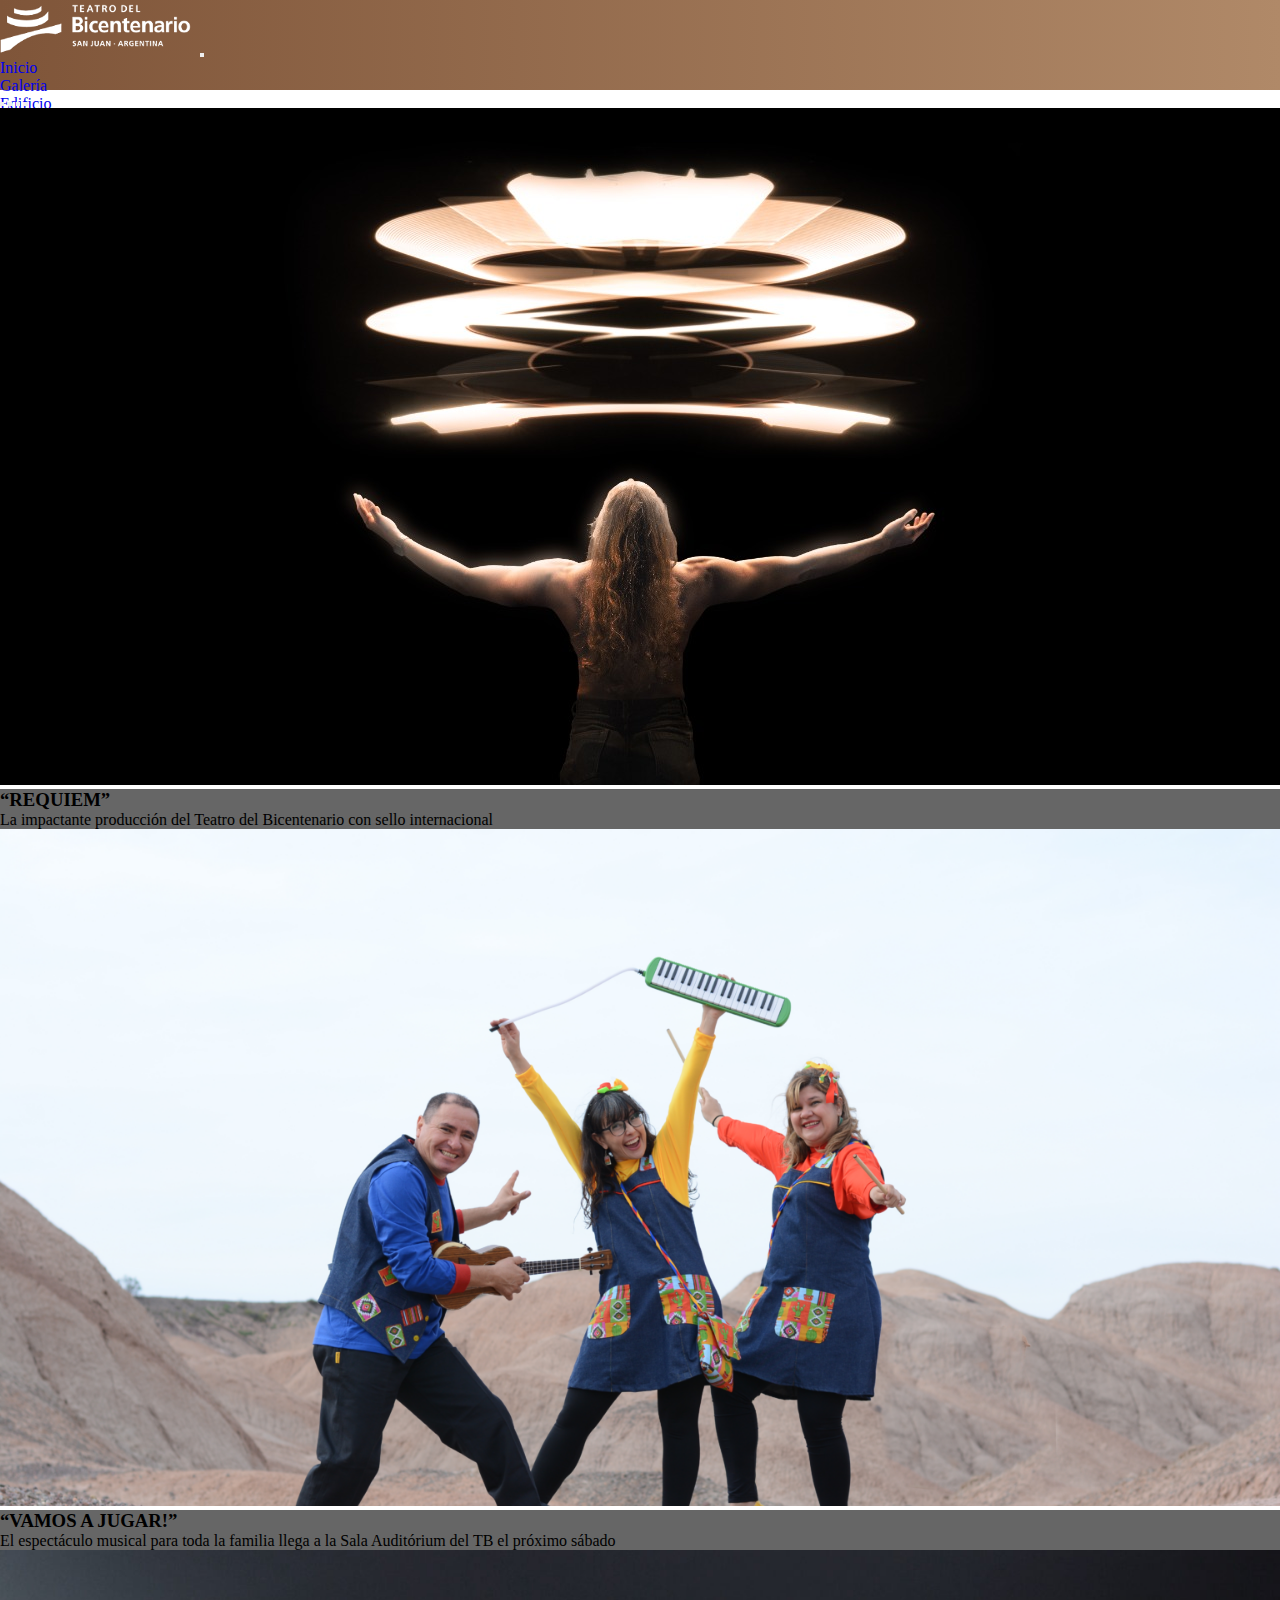
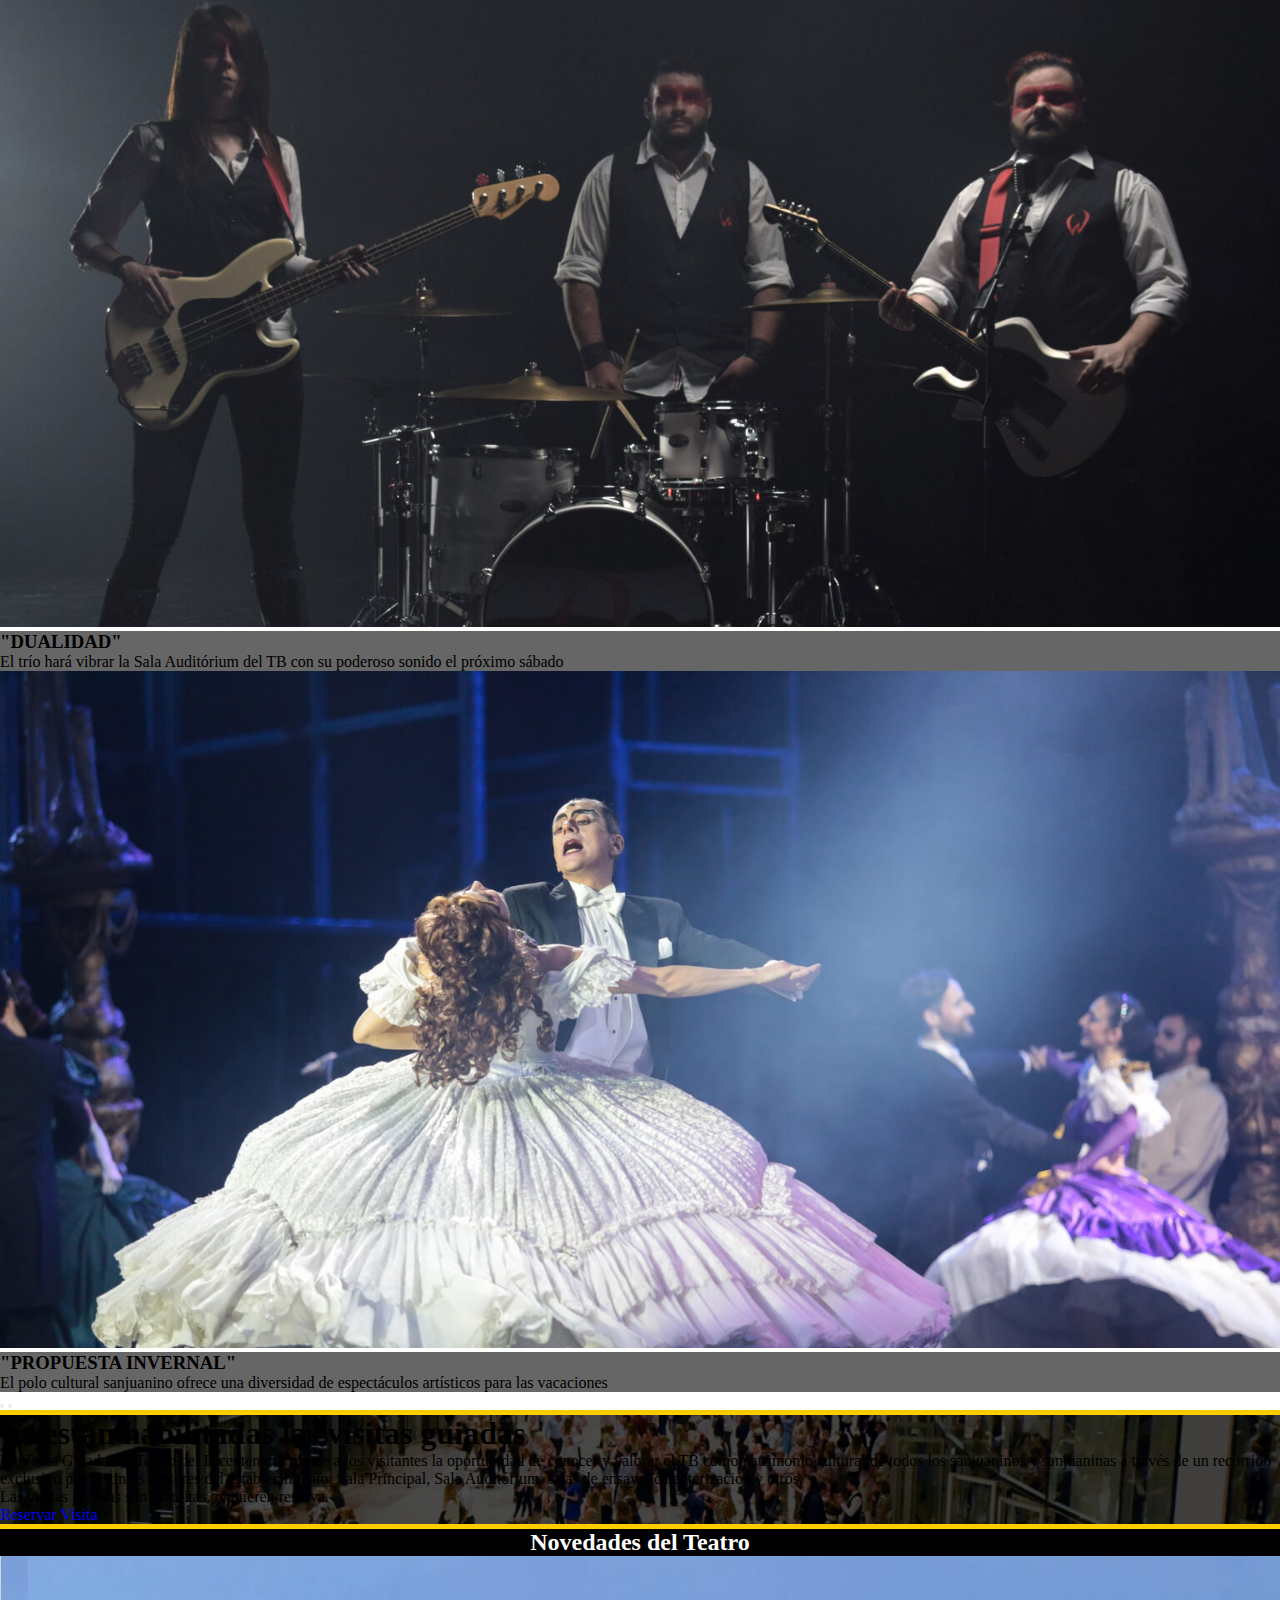
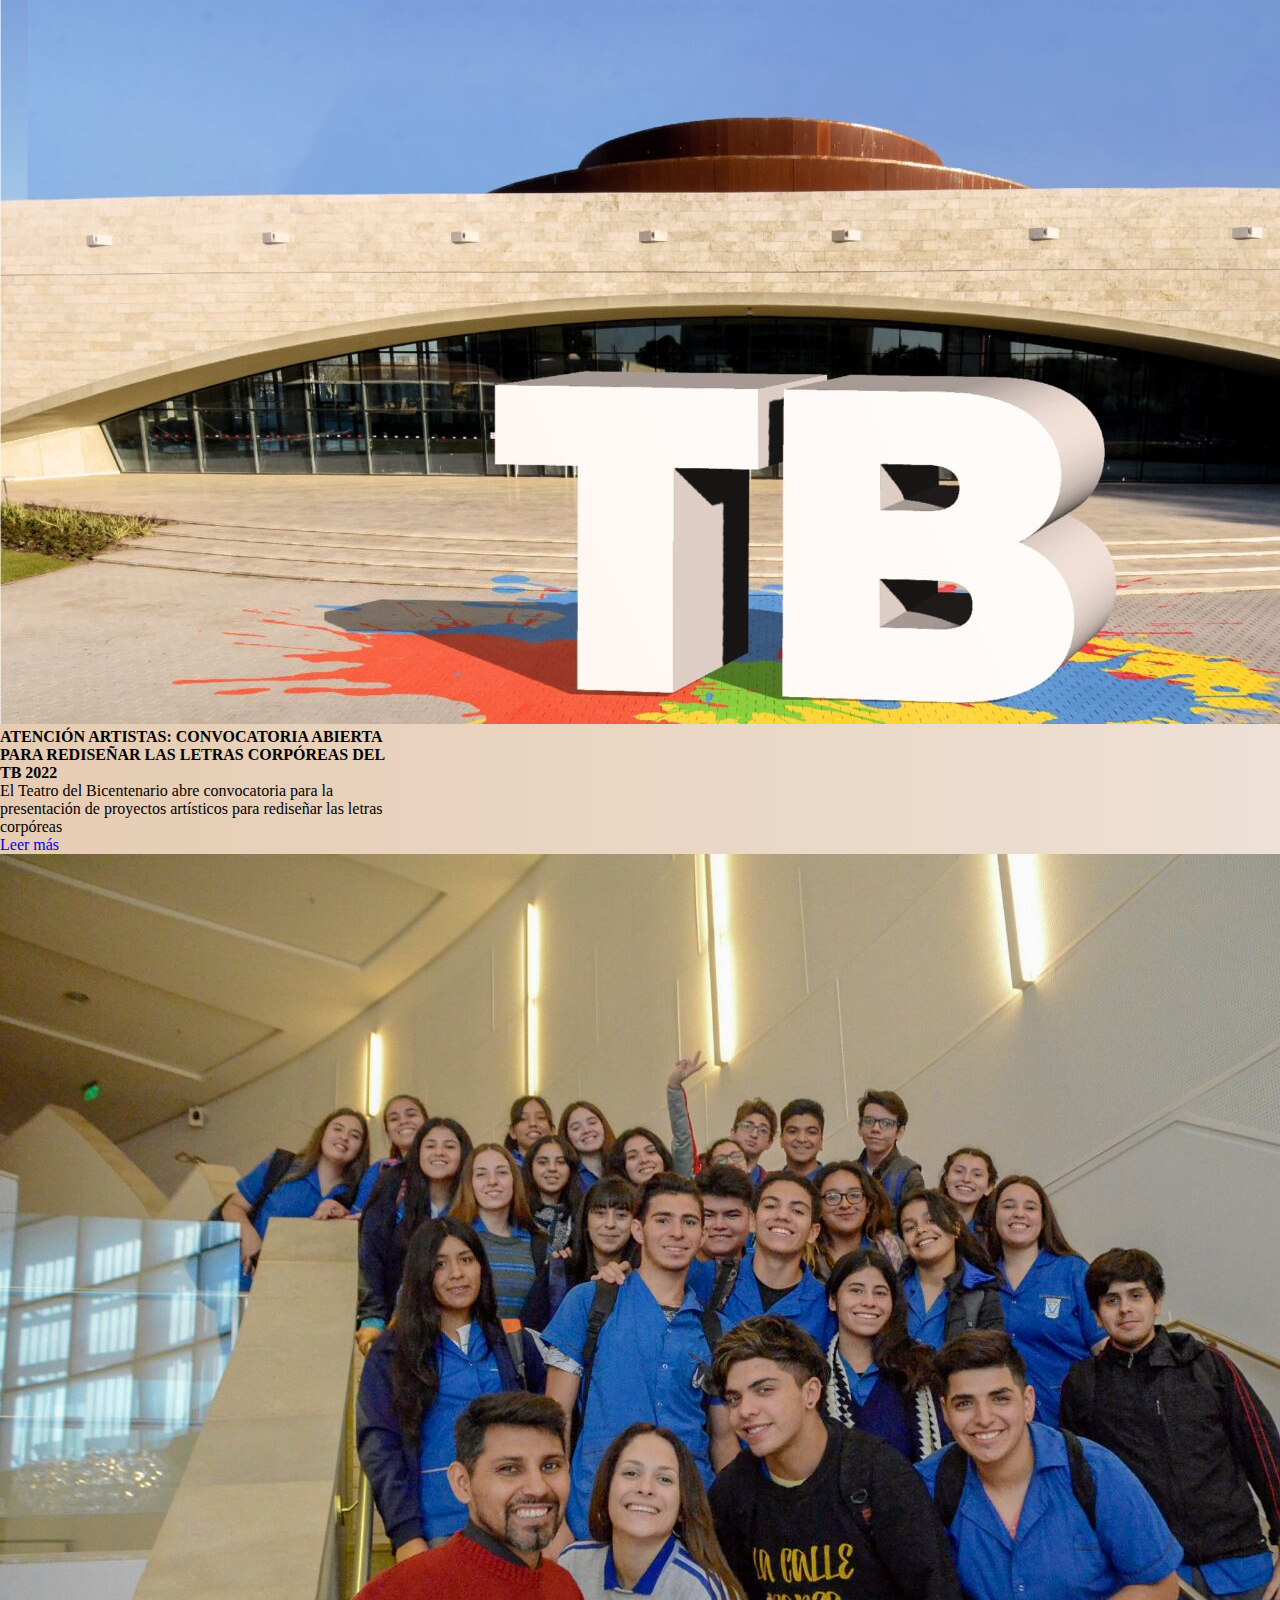
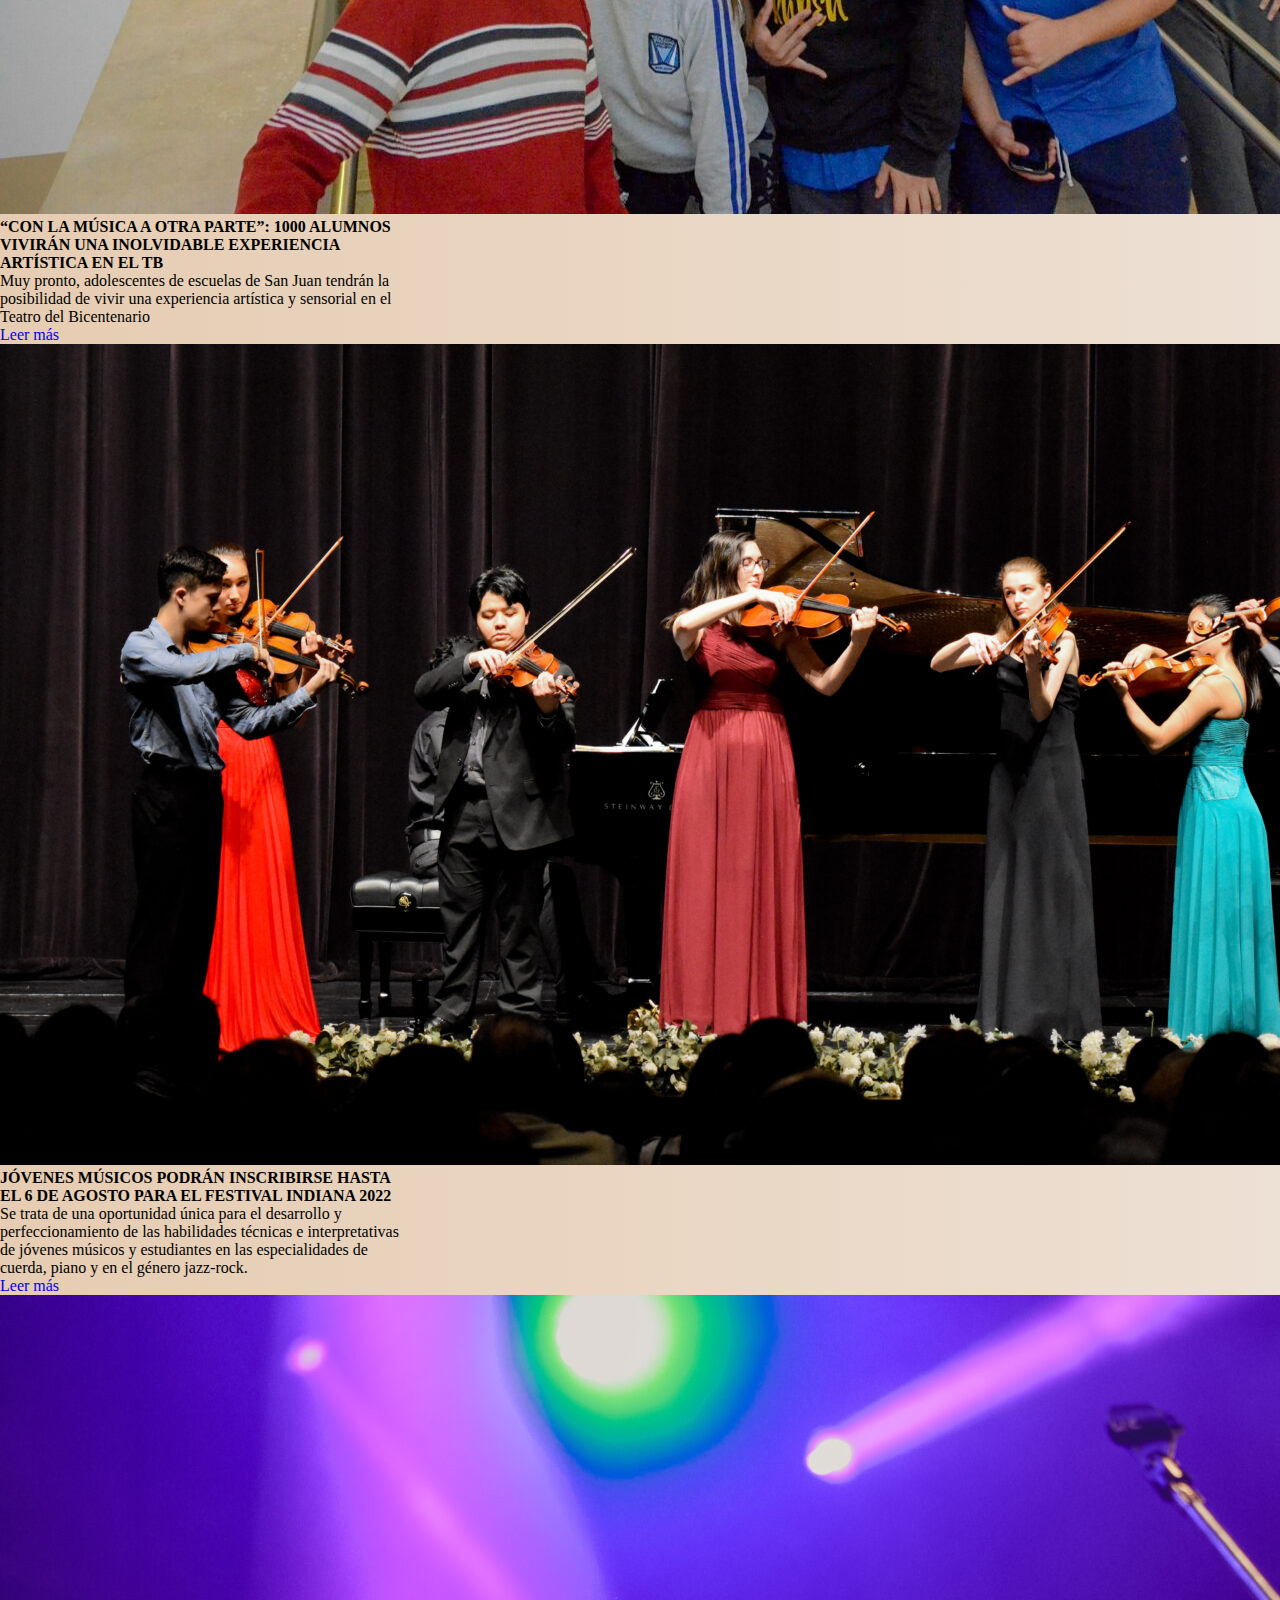
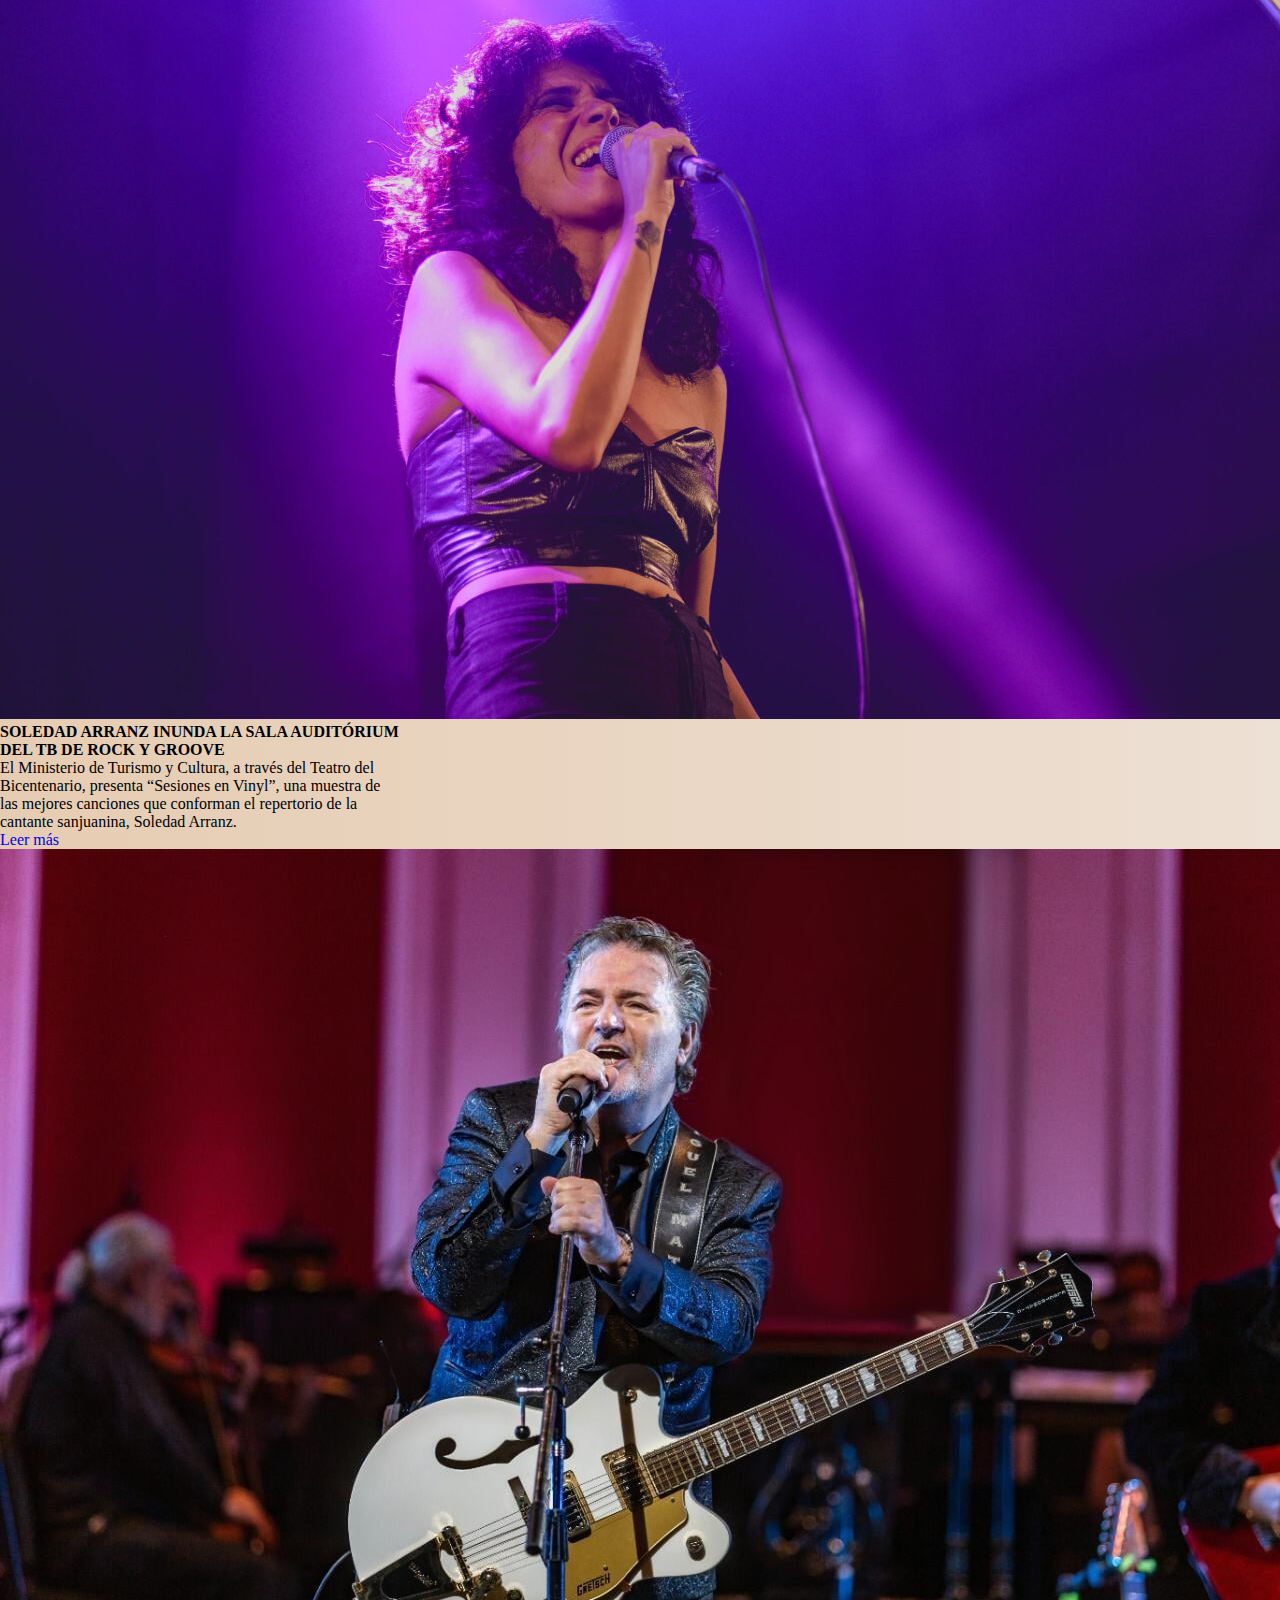
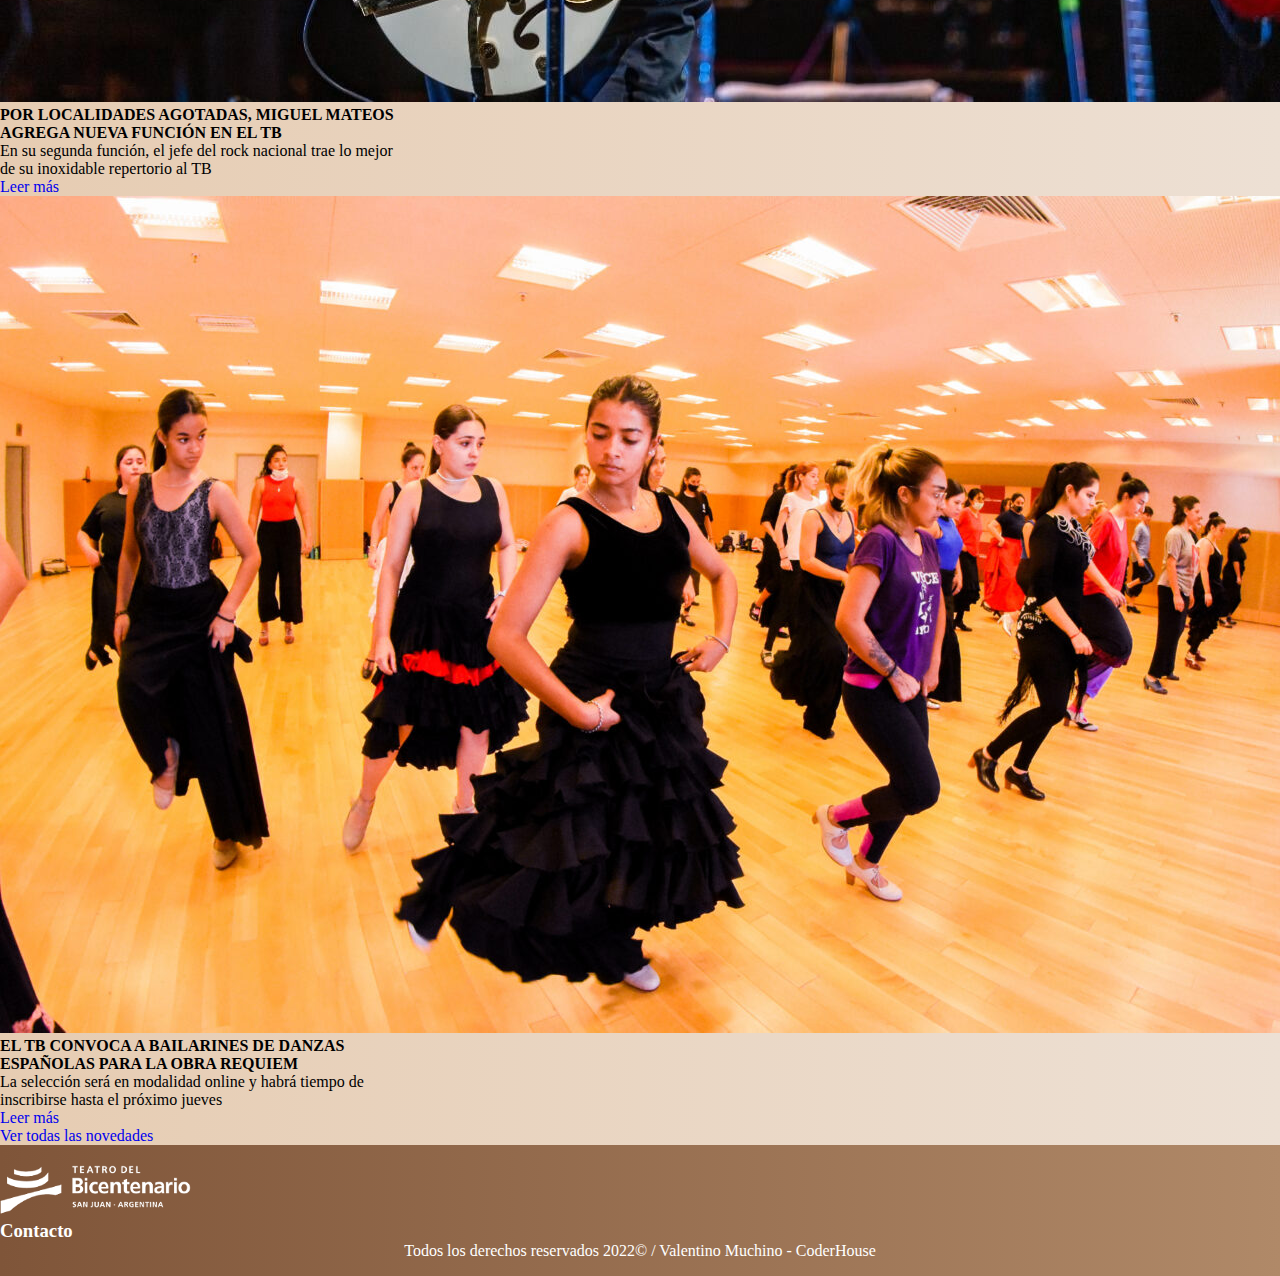
<file: index.html>
<!DOCTYPE html>
<html lang="es">
<head>
    <meta charset="UTF-8">
    <meta http-equiv="X-UA-Compatible" content="IE=edge">
    <meta name="viewport" content="width=device-width, initial-scale=1.0">
    <link rel="stylesheet" href="https://cdnjs.cloudflare.com/ajax/libs/animate.css/4.1.1/animate.min.css" />
    <link rel="stylesheet" href="https://cdnjs.cloudflare.com/ajax/libs/font-awesome/6.1.1/css/all.min.css" integrity="sha512-KfkfwYDsLkIlwQp6LFnl8zNdLGxu9YAA1QvwINks4PhcElQSvqcyVLLD9aMhXd13uQjoXtEKNosOWaZqXgel0g==" crossorigin="anonymous" referrerpolicy="no-referrer" />
    <link href="https://cdn.jsdelivr.net/npm/bootstrap@5.2.0/dist/css/bootstrap.min.css" rel="stylesheet" integrity="sha384-gH2yIJqKdNHPEq0n4Mqa/HGKIhSkIHeL5AyhkYV8i59U5AR6csBvApHHNl/vI1Bx" crossorigin="anonymous">
    <link rel="shortcut icon" href="assets/img/nuevofavicon1.png">
    <link rel="stylesheet" href="css/estilos.css">
    <title>Desafio Bootstrap</title>
</head>
<body>
    <header>
        <nav class="navbar navbar-expand-sm bg-dark navbar-dark fixed-top">
            <div class="container-fluid">
              <a class="navbar-brand" href="#"><img src="assets/img/logoteatroblanco.png" alt="Logo sitio" ></a>
              <button class="navbar-toggler" type="button" data-bs-toggle="collapse" data-bs-target="#collapsibleNavbar">
                <span class="navbar-toggler-icon"></span>
              </button>
              <div class="collapse navbar-collapse" id="collapsibleNavbar">
                <ul class="navbar-nav">
                  <li class="nav-item">
                    <a class="nav-link active" href="#">Inicio</a>
                  </li>
                  <li class="nav-item">
                    <a class="nav-link" href="pages/galeria.html">Galería</a>
                  </li>
                  <li class="nav-item dropdown">
                    <a class="nav-link dropdown-toggle" href="#" role="button" data-bs-toggle="dropdown">Edificio</a>
                    <ul class="dropdown-menu">
                      <li><a class="dropdown-item" href="pages/salaprincipal.html">Sala Principal</a></li>
                      <li><a class="dropdown-item" href="pages/sala2.html">Sala Auditorium</a></li>
                    </ul>
                  </li>
                  <li class="nav-item">
                    <a class="nav-link" href="pages/contacto.html">Contacto</a>
                  </li>
                </ul>
              </div>
            </div>
          </nav>
    </header>
    <main>
      <div id="demo" class="carousel slide" data-bs-ride="carousel">

        <!-- Indicators/dots -->
        <div class="carousel-indicators">
          <button type="button" data-bs-target="#demo" data-bs-slide-to="0" class="active"></button>
          <button type="button" data-bs-target="#demo" data-bs-slide-to="1"></button>
          <button type="button" data-bs-target="#demo" data-bs-slide-to="2"></button>
          <button type="button" data-bs-target="#demo" data-bs-slide-to="3"></button>
        </div>
      
        <!-- The slideshow/carousel -->
        <div class="carousel-inner">
          <div class="carousel-item active">
            <img src="assets/img/carousel1.jpg" alt="Los Angeles" class="imgCarrusel">
            <div class="carousel-caption">
              <h3>“REQUIEM”</h3>
              <p>La impactante producción del Teatro del Bicentenario con sello internacional</p>
            </div>
          </div>
          <div class="carousel-item">
            <img src="assets/img/carousel2.png" alt="Chicago" class="imgCarrusel">
            <div class="carousel-caption">
              <h3>“VAMOS A JUGAR!”</h3>
              <p>El espectáculo musical para toda la familia llega a la Sala Auditórium del TB el próximo sábado</p>
            </div>
          </div>
          <div class="carousel-item">
            <img src="assets/img/carousel3.jpg" alt="New York" class="imgCarrusel">
            <div class="carousel-caption">
              <h3>"DUALIDAD"</h3>
              <p>El trío hará vibrar la Sala Auditórium del TB con su poderoso sonido el próximo sábado</p>
            </div>
          </div>
          <div class="carousel-item">
            <img src="assets/img/carousel4.jpg" alt="New York" class="imgCarrusel">
            <div class="carousel-caption">
              <h3>"PROPUESTA INVERNAL"</h3>
              <p>El polo cultural sanjuanino ofrece una diversidad de espectáculos artísticos para las vacaciones</p>
            </div>
          </div>
        </div>
      
        <!-- Left and right controls/icons -->
        <button class="carousel-control-prev" type="button" data-bs-target="#demo" data-bs-slide="prev">
          <span class="carousel-control-prev-icon"></span>
        </button>
        <button class="carousel-control-next" type="button" data-bs-target="#demo" data-bs-slide="next">
          <span class="carousel-control-next-icon"></span>
        </button>
      </div>
    </main>
    <section class="visitaGuiada">
      <div class="mt-4 p-5 text-white">
        <h1>Ya están habilitadas las visitas guiadas</h1>
        <p>La Visita Guiada del Teatro del Bicentenario ofrece a los visitantes la oportunidad de conocer y valorar el TB como patrimonio cultural de todos los sanjuaninos y sanjuaninas a través de un recorrido exclusivo por distintos sectores del establecimiento: Sala Principal, Sala Auditórium, salas de ensayo, caracterización y otros.</p>
        <p class="lead">Las visitas guiadas son gratuitas, requieren reserva.</p>
        <a href="#" class="btn btn-warning">Reservar Visita</a>
      </div>
    </section>
    <section class="novedades" class="container-fluid p-0">
      <h2 class="m-0 encabezadoNovedades">Novedades del Teatro</h2>
      <div class="d-flex justify-content-around m-0 p-4">
          <div class="card" style="width:400px">
            <img class="card-img-top" src="assets/img/noti1.jpg" alt="noticia del teatro">
            <div class="card-body">
              <h4 class="card-title">ATENCIÓN ARTISTAS: CONVOCATORIA ABIERTA PARA REDISEÑAR LAS LETRAS CORPÓREAS DEL TB 2022</h4>
              <p class="card-text">El Teatro del Bicentenario abre convocatoria para la presentación de proyectos artísticos para rediseñar las letras corpóreas</p>
              <a href="#" class="btn btn-outline-dark">Leer más</a>
            </div>
          </div>
          <div class="card" style="width:400px">
            <img class="card-img-top" src="assets/img/noti2.jpeg" alt="noticia del teatro">
            <div class="card-body">
              <h4 class="card-title">“CON LA MÚSICA A OTRA PARTE”: 1000 ALUMNOS VIVIRÁN UNA INOLVIDABLE EXPERIENCIA ARTÍSTICA EN EL TB</h4>
              <p class="card-text">Muy pronto, adolescentes de escuelas de San Juan tendrán la posibilidad de vivir una experiencia artística y sensorial en el Teatro del Bicentenario</p>
              <a href="#" class="btn btn-outline-dark">Leer más</a>
            </div>
          </div>
          <div class="card" style="width:400px">
            <img class="card-img-top" src="assets/img/noti3.jpg" alt="noticia del teatro">
            <div class="card-body">
              <h4 class="card-title">JÓVENES MÚSICOS PODRÁN INSCRIBIRSE HASTA EL 6 DE AGOSTO PARA EL FESTIVAL INDIANA 2022</h4>
              <p class="card-text">Se trata de una oportunidad única para el desarrollo y perfeccionamiento de las habilidades técnicas e interpretativas de jóvenes músicos y estudiantes en las especialidades de cuerda, piano y en el género jazz-rock.</p>
              <a href="#" class="btn btn-outline-dark">Leer más</a>
            </div>
          </div>
      </div>
      <div class="d-flex justify-content-around m-0 p-4">
        <div class="card" style="width:400px">
          <img class="card-img-top" src="assets/img/noti4.jpg" alt="noticia del teatro">
          <div class="card-body">
            <h4 class="card-title">SOLEDAD ARRANZ INUNDA LA SALA AUDITÓRIUM DEL TB DE ROCK Y GROOVE</h4>
            <p class="card-text">El Ministerio de Turismo y Cultura, a través del Teatro del Bicentenario, presenta “Sesiones en Vinyl”, una muestra de las mejores canciones que conforman el repertorio de la cantante sanjuanina, Soledad Arranz.</p>
            <a href="#" class="btn btn-outline-dark">Leer más</a>
          </div>
        </div>
        <div class="card" style="width:400px">
          <img class="card-img-top" src="assets/img/noti5.jpg" alt="noticia del teatro">
          <div class="card-body">
            <h4 class="card-title">POR LOCALIDADES AGOTADAS, MIGUEL MATEOS AGREGA NUEVA FUNCIÓN EN EL TB</h4>
            <p class="card-text">En su segunda función, el jefe del rock nacional trae lo mejor de su inoxidable repertorio al TB</p>
            <a href="#" class="btn btn-outline-dark">Leer más</a>
          </div>
        </div>
        <div class="card" style="width:400px">
          <img class="card-img-top" src="assets/img/noti6.jpg" alt="noticia del teatro">
          <div class="card-body">
            <h4 class="card-title">EL TB CONVOCA A BAILARINES DE DANZAS ESPAÑOLAS PARA LA OBRA REQUIEM</h4>
            <p class="card-text">La selección será en modalidad online y habrá tiempo de inscribirse hasta el próximo jueves</p>
            <a href="#" class="btn btn-outline-dark">Leer más</a>
          </div>
        </div>
      </div>
      <div class="d-flex justify-content-center p-4">
        <a href="#" class="btn btn-dark btn-lg">Ver todas las novedades</a>
      </div>
    </section>
    <footer class="container-fluid">
      <div class="row">
        <div class="col-md-4 text-center" class="footerLogo">
          <a href="index.html"><img src="assets/img/logoteatroblanco.png" alt="logo sitio" class="logoSitio"></a>
        </div>
        <div class="col-md-4 text-center" class="redesSociales">
          <h3><a href="https://es-la.facebook.com/" target="_blank"><i class="fa-brands fa-facebook-square"></i></a></h3>
          <h3><a href="https://www.instagram.com/" target="_blank"><i class="fa-brands fa-instagram"></i></a></h3>
        </div>
        <div class="col-md-4 text-center footerEnlaces">
          <h3><a href="pages/contacto.html">Contacto</a></h3>
        </div>
      </div>
      <div class="row">
        <div class="copyright" class="col-md-12">
          <p>Todos los derechos reservados 2022© / Valentino Muchino - CoderHouse</p>
        </div>
      </div>
    </footer>
    
    
    
    <script src="https://cdn.jsdelivr.net/npm/@popperjs/core@2.11.5/dist/umd/popper.min.js" integrity="sha384-Xe+8cL9oJa6tN/veChSP7q+mnSPaj5Bcu9mPX5F5xIGE0DVittaqT5lorf0EI7Vk" crossorigin="anonymous"></script>
    <script src="https://cdn.jsdelivr.net/npm/bootstrap@5.2.0/dist/js/bootstrap.min.js" integrity="sha384-ODmDIVzN+pFdexxHEHFBQH3/9/vQ9uori45z4JjnFsRydbmQbmL5t1tQ0culUzyK" crossorigin="anonymous"></script>   
</body>
</html>
</file>
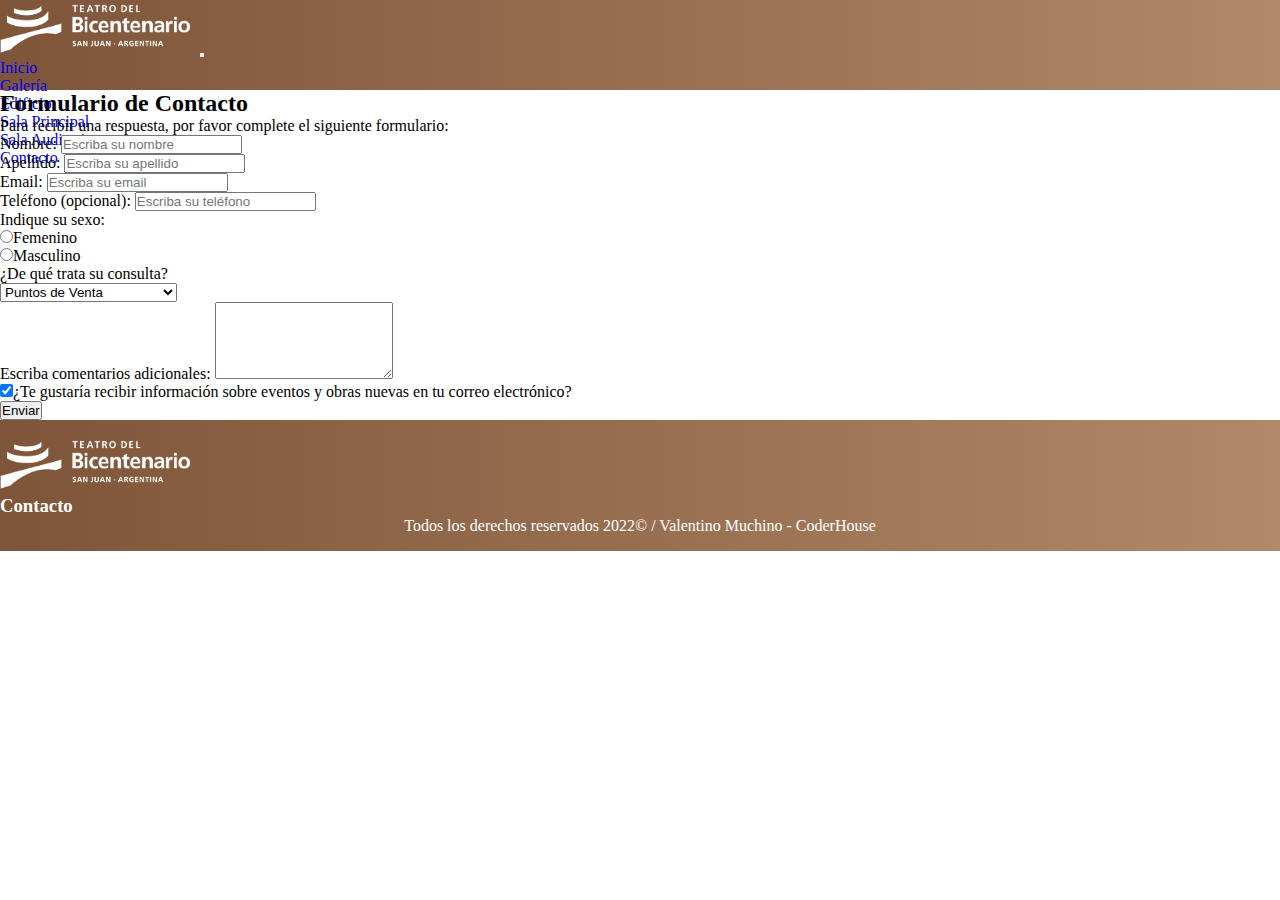
<file: pages/contacto.html>
<!DOCTYPE html>
<html lang="es">
<head>
    <meta charset="UTF-8">
    <meta http-equiv="X-UA-Compatible" content="IE=edge">
    <meta name="viewport" content="width=device-width, initial-scale=1.0">
    <link rel="stylesheet" href="https://cdnjs.cloudflare.com/ajax/libs/animate.css/4.1.1/animate.min.css" />
    <link rel="stylesheet" href="https://cdnjs.cloudflare.com/ajax/libs/font-awesome/6.1.1/css/all.min.css" integrity="sha512-KfkfwYDsLkIlwQp6LFnl8zNdLGxu9YAA1QvwINks4PhcElQSvqcyVLLD9aMhXd13uQjoXtEKNosOWaZqXgel0g==" crossorigin="anonymous" referrerpolicy="no-referrer" />
    <link href="https://cdn.jsdelivr.net/npm/bootstrap@5.2.0/dist/css/bootstrap.min.css" rel="stylesheet" integrity="sha384-gH2yIJqKdNHPEq0n4Mqa/HGKIhSkIHeL5AyhkYV8i59U5AR6csBvApHHNl/vI1Bx" crossorigin="anonymous">
    <link rel="shortcut icon" href="../assets/img/nuevofavicon1.png">
    <link rel="stylesheet" href="../css/estilos.css">
    <title>Desafio Bootstrap</title>
</head>
<body>
    <header>
        <nav class="navbar navbar-expand-sm bg-dark navbar-dark">
            <div class="container-fluid">
              <a class="navbar-brand" href="#"><img src="../assets/img/logoteatroblanco.png" alt="Logo sitio" ></a>
              <button class="navbar-toggler" type="button" data-bs-toggle="collapse" data-bs-target="#collapsibleNavbar">
                <span class="navbar-toggler-icon"></span>
              </button>
              <div class="collapse navbar-collapse" id="collapsibleNavbar">
                <ul class="navbar-nav">
                  <li class="nav-item">
                    <a class="nav-link" href="../index.html">Inicio</a>
                  </li>
                  <li class="nav-item">
                    <a class="nav-link" href="galeria.html">Galería</a>
                  </li>
                  <li class="nav-item dropdown">
                    <a class="nav-link dropdown-toggle" href="#" role="button" data-bs-toggle="dropdown">Edificio</a>
                    <ul class="dropdown-menu">
                      <li><a class="dropdown-item" href="salaprincipal.html">Sala Principal</a></li>
                      <li><a class="dropdown-item" href="sala2.html">Sala Auditorium</a></li>
                    </ul>
                  </li>
                  <li class="nav-item">
                    <a class="nav-link active" href="#">Contacto</a>
                  </li>
                </ul>
              </div>
            </div>
          </nav>
    </header>
    <main>
        <section>
            <div class="m-0 p-4 bg-dark text-white text-center">
                <h2>Formulario de Contacto</h2>
                <p>Para recibir una respuesta, por favor complete el siguiente formulario:</p>
            </div>
        </section>
        <section>
            <div class="m-0 p-4 bg-dark text-white">
                <form action="">
                    <div class="mb-3 mt-3">
                      <label for="fname" class="form-label">Nombre:</label>
                      <input type="text" class="form-control" id="fname" placeholder="Escriba su nombre" name="fname" required>
                    </div>
                    <div class="mb-3 mt-3">
                        <label for="lname" class="form-label">Apellido:</label>
                        <input type="text" class="form-control" id="lname" placeholder="Escriba su apellido" name="lname" required>
                    </div>
                    <div class="mb-3 mt-3">
                        <label for="email" class="form-label">Email:</label>
                        <input type="email" class="form-control" id="email" placeholder="Escriba su email" name="email" required>
                    </div>
                    <div class="mb-3 mt-3">
                        <label for="phone" class="form-label">Teléfono (opcional):</label>
                        <input type="number" class="form-control" id="phone" placeholder="Escriba su teléfono" name="phone" required>
                    </div>
                    <div>
                        <p>Indique su sexo:</p>
                        <div class="form-check">
                            <input type="radio" class="form-check-input" id="sexofemenino" name="optradio" value="femenino">Femenino
                            <label class="form-check-label" for="sexofemenino"></label>
                        </div>
                        <div class="form-check">
                            <input type="radio" class="form-check-input" id="sexomasculino" name="optradio" value="masculino">Masculino
                            <label class="form-check-label" for="sexomasculino"></label>
                        </div>
                    </div>
                    <div>
                        <p>¿De qué trata su consulta?</p>
                        <select class="form-select">
                            <option>Puntos de Venta</option>
                            <option>Próximas Obras de Teatro</option>
                            <option>Visitas Guiadas</option>
                            <option>Eventos Especiales</option>
                            <option>Otra consulta</option>
                          </select>
                    </div>
                    <div>
                        <label for="comment">Escriba comentarios adicionales:</label>
                        <textarea class="form-control" rows="5" id="comment" name="text"></textarea>
                    </div>
                    <div class="form-check mb-3">
                        <label class="form-check-label">
                        <input class="form-check-input" type="checkbox" name="remember" checked>¿Te gustaría recibir información sobre eventos y obras nuevas en tu correo electrónico?
                        </label>
                    </div>
                    <button type="submit" class="btn btn-primary">Enviar</button>
                  </form>
            </div>
        </section>
    </main>
    <footer class="container-fluid">
        <div class="row">
          <div class="col-md-4 text-center" class="footerLogo">
            <a href="../index.html"><img src="../assets/img/logoteatroblanco.png" alt="logo sitio" class="logoSitio"></a>
          </div>
          <div class="col-md-4 text-center" class="redesSociales">
            <h3><a href="https://es-la.facebook.com/" target="_blank"><i class="fa-brands fa-facebook-square"></i></a></h3>
            <h3><a href="https://www.instagram.com/" target="_blank"><i class="fa-brands fa-instagram"></i></a></h3>
          </div>
          <div class="col-md-4 text-center footerEnlaces">
            <h3><a href="contacto.html">Contacto</a></h3>
          </div>
        </div>
        <div class="row">
          <div class="copyright" class="col-md-12">
            <p>Todos los derechos reservados 2022© / Valentino Muchino - CoderHouse</p>
          </div>
        </div>
    </footer>
    

    <script src="https://cdn.jsdelivr.net/npm/@popperjs/core@2.11.5/dist/umd/popper.min.js" integrity="sha384-Xe+8cL9oJa6tN/veChSP7q+mnSPaj5Bcu9mPX5F5xIGE0DVittaqT5lorf0EI7Vk" crossorigin="anonymous"></script>
    <script src="https://cdn.jsdelivr.net/npm/bootstrap@5.2.0/dist/js/bootstrap.min.js" integrity="sha384-ODmDIVzN+pFdexxHEHFBQH3/9/vQ9uori45z4JjnFsRydbmQbmL5t1tQ0culUzyK" crossorigin="anonymous"></script>
    
</body>
</html>
</file>
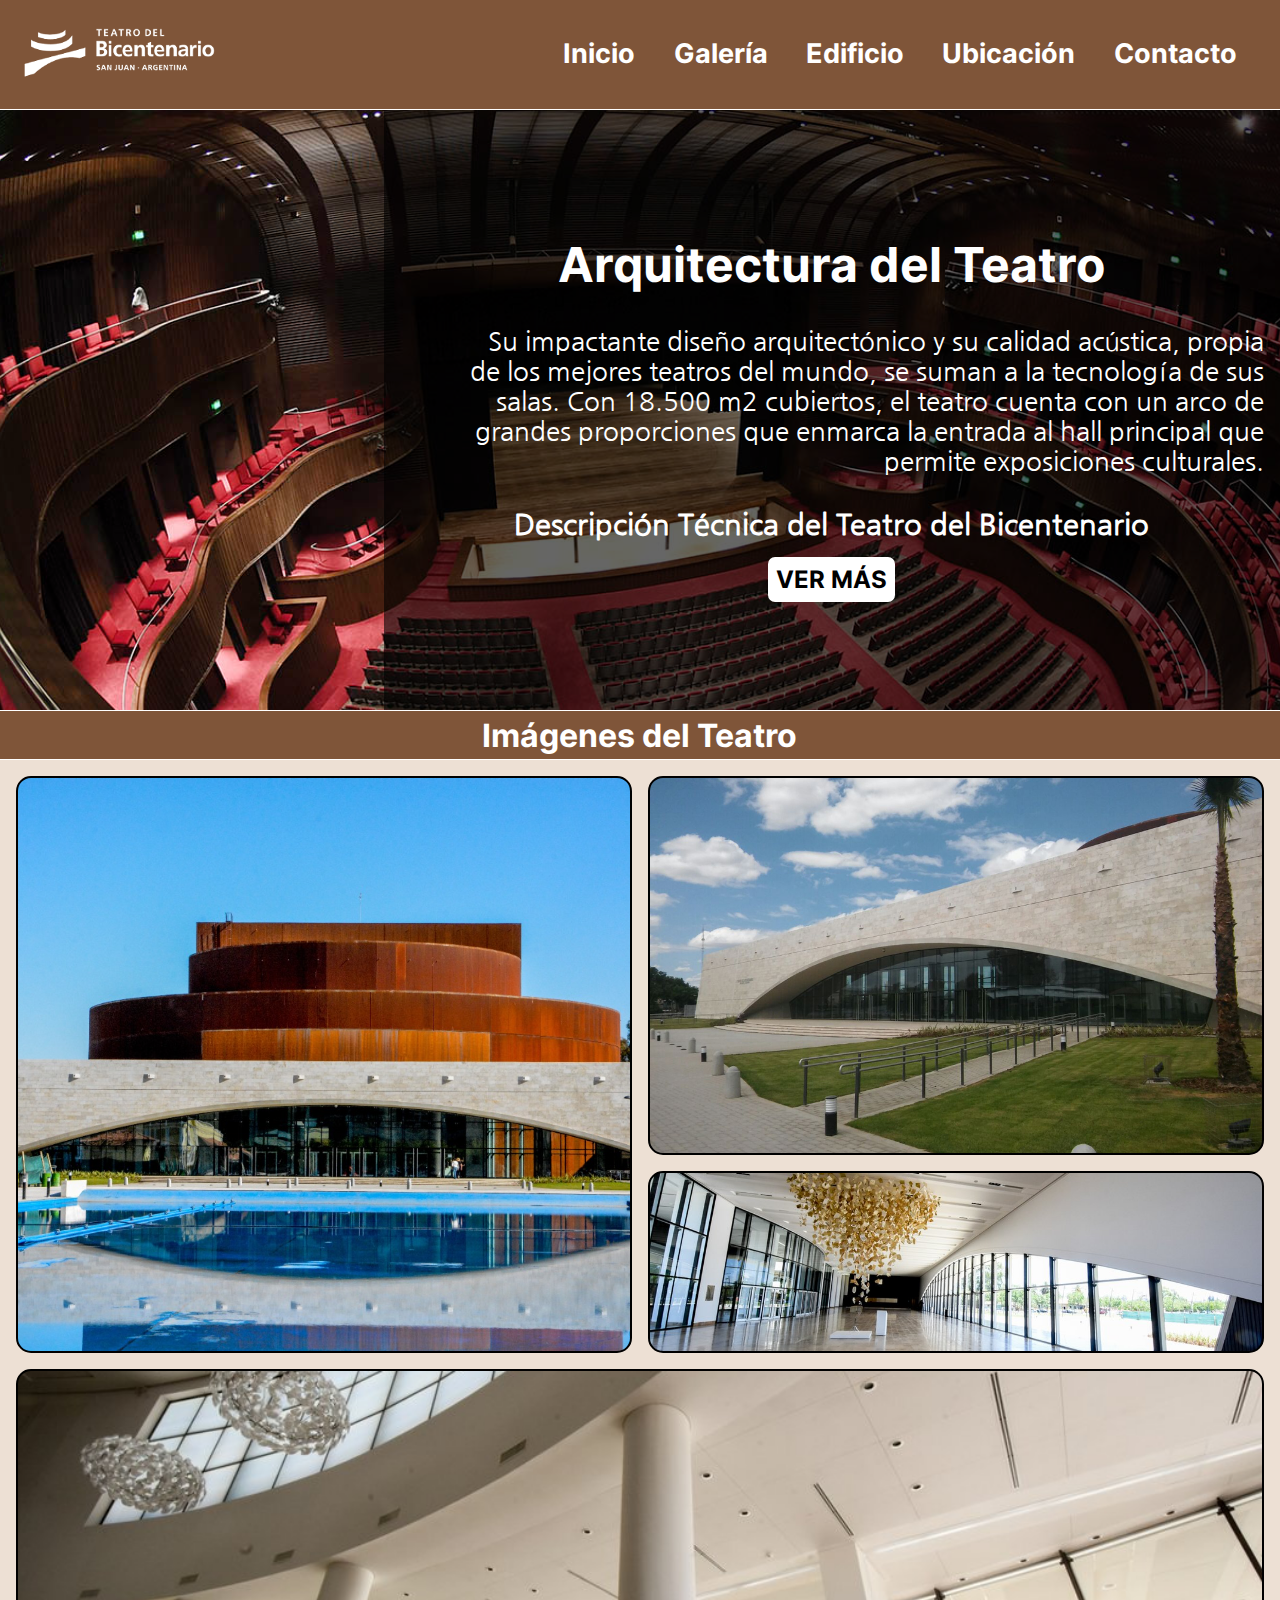
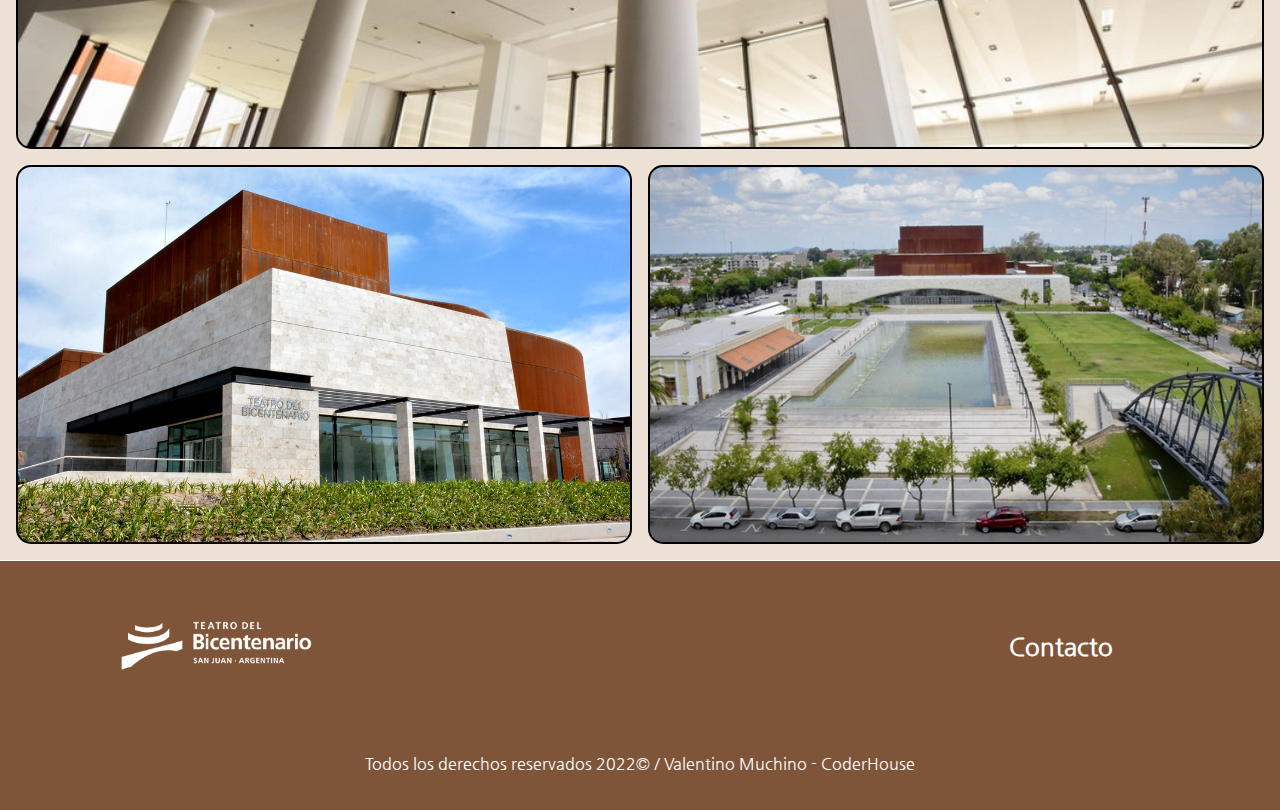
<file: pages/edificio.html>
<!DOCTYPE html>
<html lang="es">
<head>
    <meta charset="UTF-8">
    <meta http-equiv="X-UA-Compatible" content="IE=edge">
    <meta name="viewport" content="width=device-width, initial-scale=1.0">
    <link rel="stylesheet" href="https://cdnjs.cloudflare.com/ajax/libs/font-awesome/6.1.1/css/all.min.css" integrity="sha512-KfkfwYDsLkIlwQp6LFnl8zNdLGxu9YAA1QvwINks4PhcElQSvqcyVLLD9aMhXd13uQjoXtEKNosOWaZqXgel0g==" crossorigin="anonymous" referrerpolicy="no-referrer" />
    <link rel="shortcut icon" href="../assets/img/nuevofavicon1.png">
    <link rel="stylesheet" href="../css/edificio.css">
    <title>Teatro del Bicentenario - San Juan</title>
</head>
<body>
    <div id="grilla">
        <header>
            <nav>
                <!-- <div class="ministerio">
                    <a href="https://turismo.sanjuan.gob.ar/" target="_blank"><img src="assets/img/marcagobiernomintur.png" alt="logo ministerio de cultura" class="logoMinisterio"></a>
                    </div> -->
                <div class="logo">
                <a href="../index.html"><img src="../assets/img/logoteatroblanco.png" alt="logo sitio" class="logoSitio"></a>
                </div>
                <div class="enlaces">
                    <ul>
                        <li><a href="../index.html">inicio</a></li>
                        <li><a href="galeria.html">galería</a></li>
                        <li><a href="edificio.html">edificio</a>
                            <ul>
                                <li><a href="">sala principal</a></li>
                                <li><a href="">sala auditórium</a></li>
                            </ul>
                        </li>
                        <li><a href="ubicacion.html">ubicación</a></li>
                        <li><a href="contacto.html">contacto</a></li>
                    </ul>
                </div>
                <div class="menu">
                    <i class="fa-solid fa-bars"></i>
                </div>
            </nav>
        </header>
        <main class="mainIndex">
            <article class="visitaGuiada">
                <h2 class="titulo1">Arquitectura del Teatro</h2>
                <p class="textoPrincipal">Su impactante diseño arquitectónico y su calidad acústica, propia de los mejores teatros del mundo, se suman a la tecnología de sus salas. Con 18.500 m2 cubiertos, el teatro cuenta con un arco de grandes proporciones que enmarca la entrada al hall principal que permite exposiciones culturales.</p>
                <p class="textoDestacado">Descripción Técnica del Teatro del Bicentenario</p>
                <a href=""><p class="reservarVisita">VER MÁS</p></a>
            </article>
        </main>
        <h2 class="titulo2">Imágenes del Teatro</h2>
        <section class="galeriaDeFotos">
            <div class="item1"></div>
            <div class="item2"></div>
            <div class="item3"></div>
            <div class="item4"></div>
            <div class="item5"></div>
            <div class="item6"></div>
        </section>
        <footer>
            <div class="footerLogo">
                <a href="../index.html"><img src="../assets/img/logoteatroblanco.png" alt="logo sitio" class="logoSitio"></a>
            </div>
            <div class="redesSociales">
                <h3><a href="https://es-la.facebook.com/" target="_blank"><i class="fa-brands fa-facebook-square"></i></a></h3>
                <h3><a href="https://www.instagram.com/" target="_blank"><i class="fa-brands fa-instagram"></i></a></h3>
            </div>
            <div class="footerEnlaces">
                <h3><a href="contacto.html">Contacto</a></h3> 
            </div>
            <div class="copyright">
                <p>Todos los derechos reservados 2022© / Valentino Muchino - CoderHouse</p>
            </div>
        </footer>
    </div>
</body>
</html>
</file>
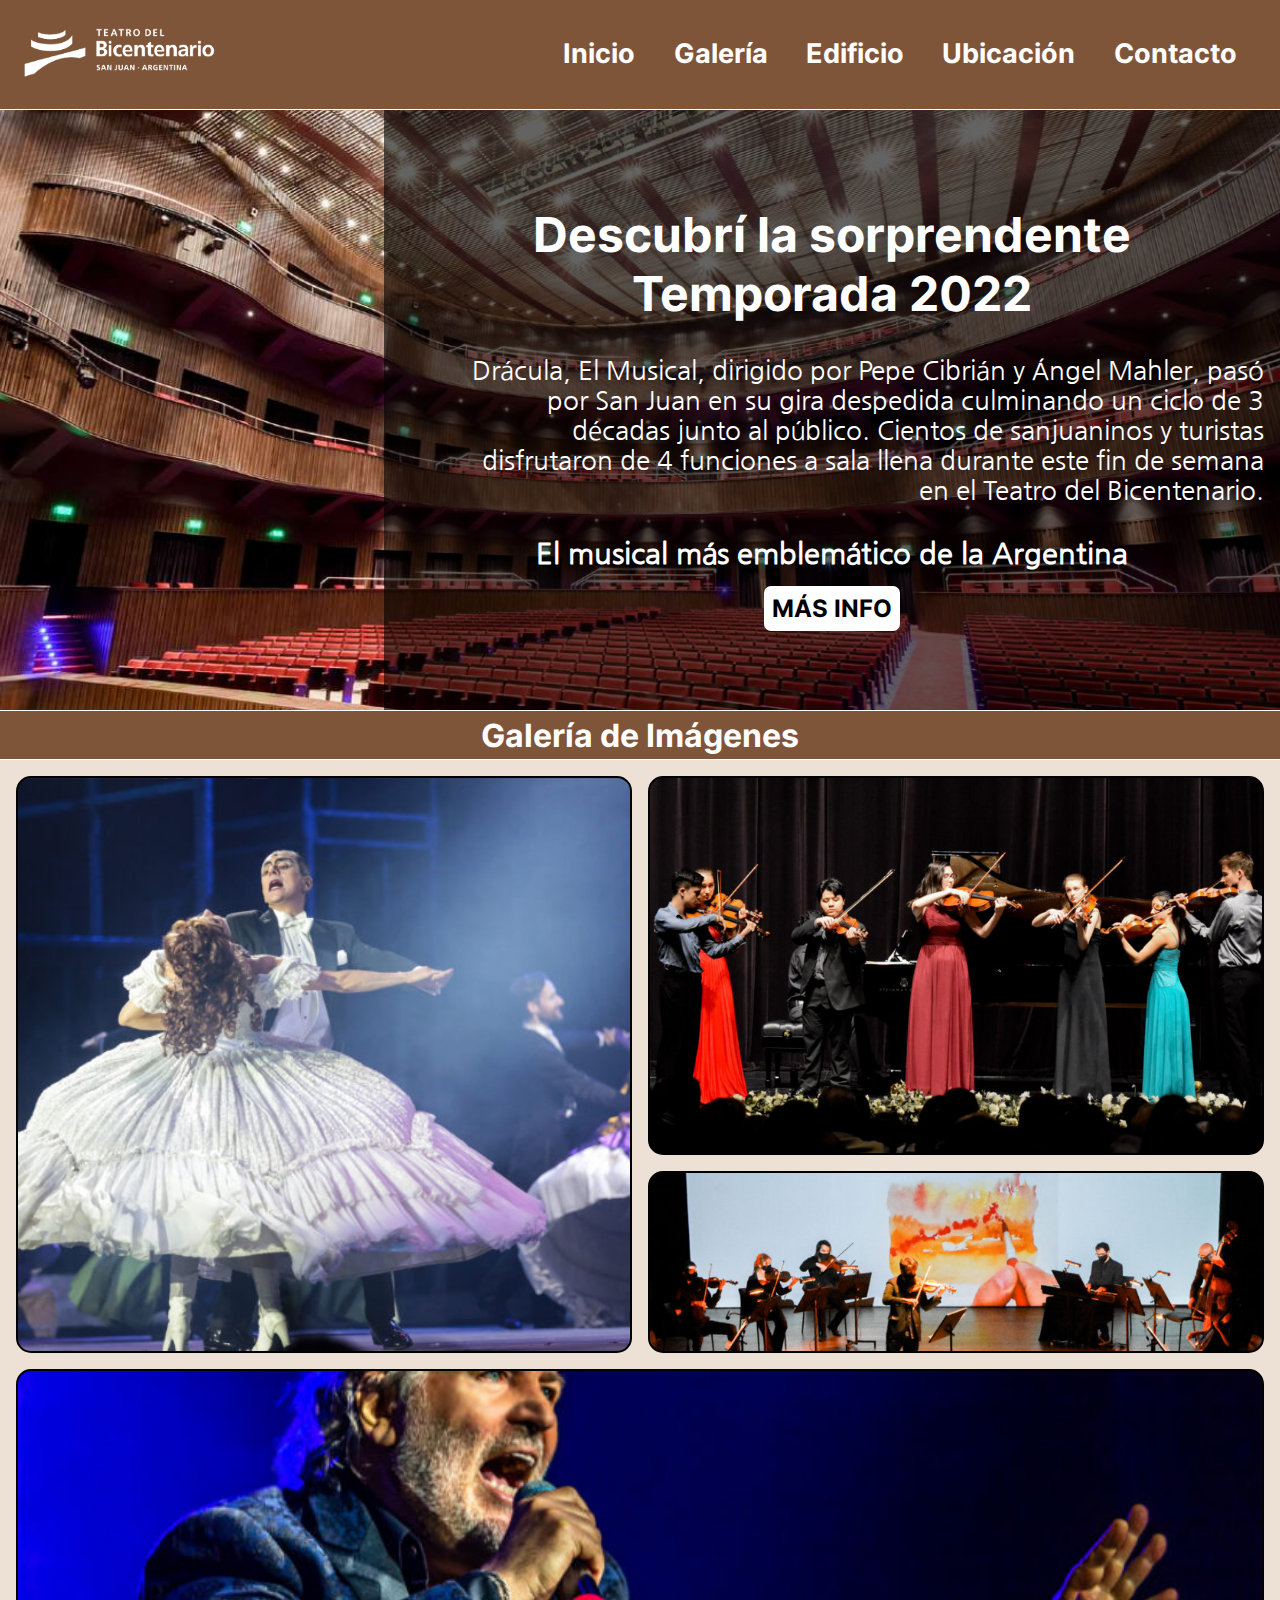
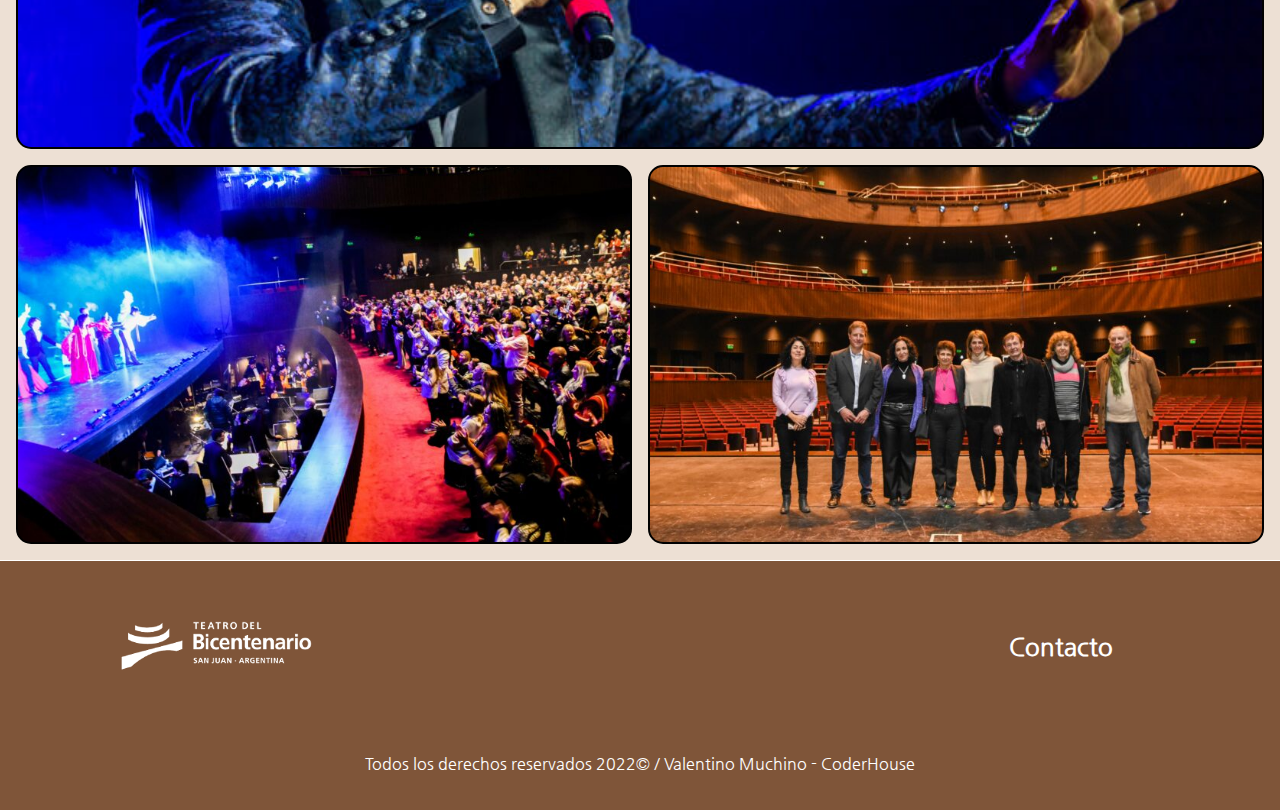
<file: pages/galeria.html>
<!DOCTYPE html>
<html lang="es">
<head>
    <meta charset="UTF-8">
    <meta http-equiv="X-UA-Compatible" content="IE=edge">
    <meta name="viewport" content="width=device-width, initial-scale=1.0">
    <link rel="stylesheet" href="https://cdnjs.cloudflare.com/ajax/libs/font-awesome/6.1.1/css/all.min.css" integrity="sha512-KfkfwYDsLkIlwQp6LFnl8zNdLGxu9YAA1QvwINks4PhcElQSvqcyVLLD9aMhXd13uQjoXtEKNosOWaZqXgel0g==" crossorigin="anonymous" referrerpolicy="no-referrer" />
    <link rel="shortcut icon" href="../assets/img/nuevofavicon1.png">
    <link rel="stylesheet" href="../css/galeria.css">
    <title>Teatro del Bicentenario - San Juan</title>
</head>
<body>
    <div id="grilla">
        <header>
            <nav>
                <!-- <div class="ministerio">
                    <a href="https://turismo.sanjuan.gob.ar/" target="_blank"><img src="assets/img/marcagobiernomintur.png" alt="logo ministerio de cultura" class="logoMinisterio"></a>
                    </div> -->
                <div class="logo">
                <a href="../index.html"><img src="../assets/img/logoteatroblanco.png" alt="logo sitio" class="logoSitio"></a>
                </div>
                <div class="enlaces">
                    <ul>
                        <li><a href="../index.html">inicio</a></li>
                        <li><a href="galeria.html">galería</a></li>
                        <li><a href="edificio.html">edificio</a>
                            <ul>
                                <li><a href="">sala principal</a></li>
                                <li><a href="">sala auditórium</a></li>
                            </ul>
                        </li>
                        <li><a href="ubicacion.html">ubicación</a></li>
                        <li><a href="contacto.html">contacto</a></li>
                    </ul>
                </div>
                <div class="menu">
                    <i class="fa-solid fa-bars"></i>
                </div>
            </nav>
        </header>
        <main class="mainIndex">
            <article class="visitaGuiada">
                <h2 class="titulo1">Descubrí la sorprendente Temporada 2022</h2>
                <p class="textoPrincipal">Drácula, El Musical, dirigido por Pepe Cibrián y Ángel Mahler, pasó por San Juan en su gira despedida culminando un ciclo de 3 décadas junto al público. Cientos de sanjuaninos y turistas disfrutaron de 4 funciones a sala llena durante este fin de semana en el Teatro del Bicentenario.</p>
                <p class="textoDestacado">El musical más emblemático de la Argentina</p>
                <a href=""><p class="reservarVisita">MÁS INFO</p></a>
            </article>
        </main>
        <h2 class="titulo2">Galería de Imágenes</h2>
        <section class="galeriaDeFotos">
            <div class="item1"></div>
            <div class="item2"></div>
            <div class="item3"></div>
            <div class="item4"></div>
            <div class="item5"></div>
            <div class="item6"></div>
        </section>
        <footer>
            <div class="footerLogo">
                <a href="../index.html"><img src="../assets/img/logoteatroblanco.png" alt="logo sitio" class="logoSitio"></a>
            </div>
            <div class="redesSociales">
                <h3><a href="https://es-la.facebook.com/" target="_blank"><i class="fa-brands fa-facebook-square"></i></a></h3>
                <h3><a href="https://www.instagram.com/" target="_blank"><i class="fa-brands fa-instagram"></i></a></h3>
            </div>
            <div class="footerEnlaces">
                <h3><a href="contacto.html">Contacto</a></h3> 
            </div>
            <div class="copyright">
                <p>Todos los derechos reservados 2022© / Valentino Muchino - CoderHouse</p>
            </div>
        </footer>
    </div>
</body>
</html>
</file>
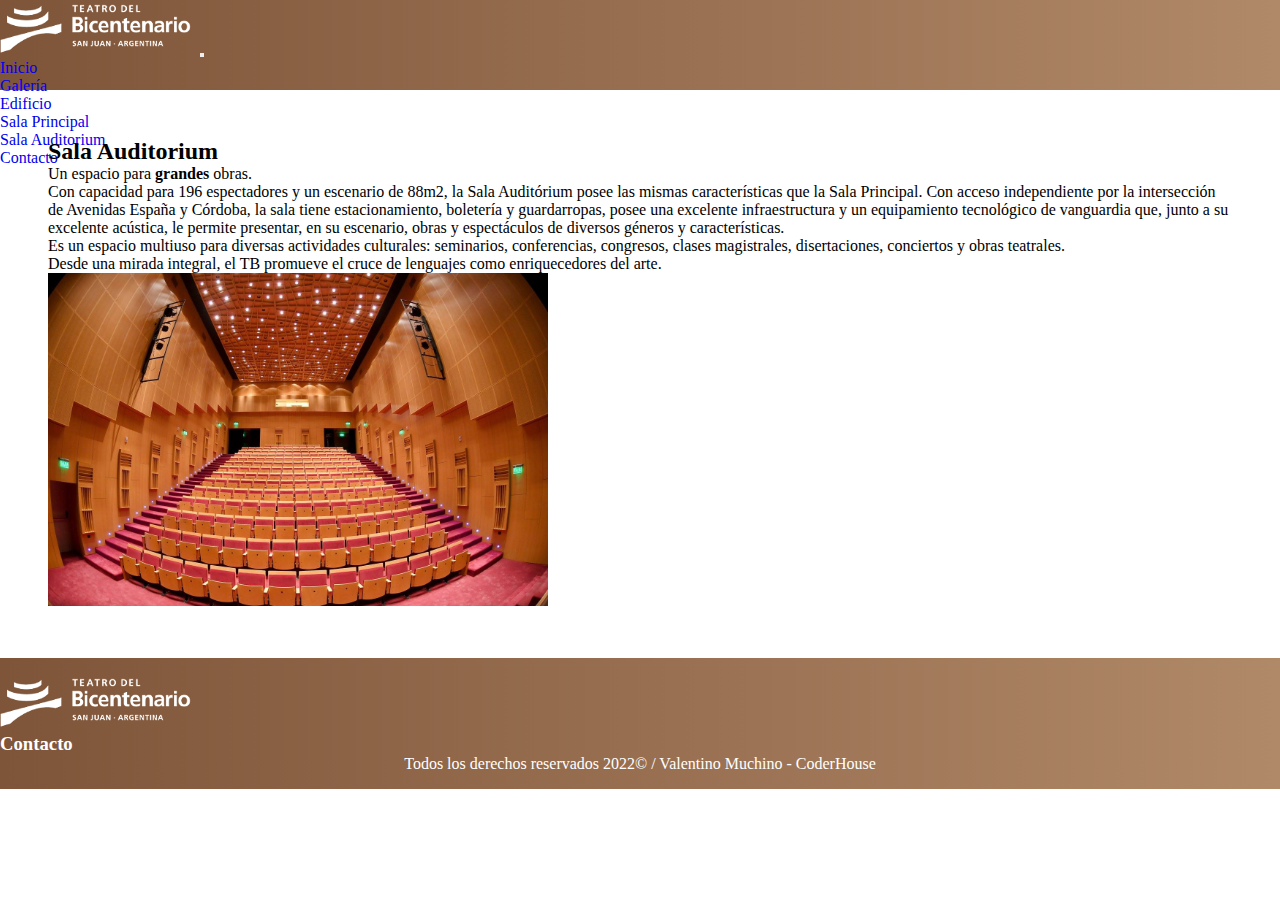
<file: pages/sala2.html>
<!DOCTYPE html>
<html lang="es">
<head>
    <meta charset="UTF-8">
    <meta http-equiv="X-UA-Compatible" content="IE=edge">
    <meta name="viewport" content="width=device-width, initial-scale=1.0">
    <link rel="stylesheet" href="https://cdnjs.cloudflare.com/ajax/libs/animate.css/4.1.1/animate.min.css" />
    <link rel="stylesheet" href="https://cdnjs.cloudflare.com/ajax/libs/font-awesome/6.1.1/css/all.min.css" integrity="sha512-KfkfwYDsLkIlwQp6LFnl8zNdLGxu9YAA1QvwINks4PhcElQSvqcyVLLD9aMhXd13uQjoXtEKNosOWaZqXgel0g==" crossorigin="anonymous" referrerpolicy="no-referrer" />
    <link href="https://cdn.jsdelivr.net/npm/bootstrap@5.2.0/dist/css/bootstrap.min.css" rel="stylesheet" integrity="sha384-gH2yIJqKdNHPEq0n4Mqa/HGKIhSkIHeL5AyhkYV8i59U5AR6csBvApHHNl/vI1Bx" crossorigin="anonymous">
    <link rel="shortcut icon" href="../assets/img/nuevofavicon1.png">
    <link rel="stylesheet" href="../css/estilos.css">
    <title>Desafio Bootstrap</title>
</head>
<body>
    <header>
        <nav class="navbar navbar-expand-sm bg-dark navbar-dark">
            <div class="container-fluid">
              <a class="navbar-brand" href="#"><img src="../assets/img/logoteatroblanco.png" alt="Logo sitio" ></a>
              <button class="navbar-toggler" type="button" data-bs-toggle="collapse" data-bs-target="#collapsibleNavbar">
                <span class="navbar-toggler-icon"></span>
              </button>
              <div class="collapse navbar-collapse" id="collapsibleNavbar">
                <ul class="navbar-nav">
                  <li class="nav-item">
                    <a class="nav-link" href="../index.html">Inicio</a>
                  </li>
                  <li class="nav-item">
                    <a class="nav-link" href="galeria.html">Galería</a>
                  </li>
                  <li class="nav-item dropdown">
                    <a class="nav-link dropdown-toggle" href="#" role="button" data-bs-toggle="dropdown">Edificio</a>
                    <ul class="dropdown-menu">
                      <li><a class="dropdown-item" href="salaprincipal.html">Sala Principal</a></li>
                      <li><a class="dropdown-item active" href="#">Sala Auditorium</a></li>
                    </ul>
                  </li>
                  <li class="nav-item">
                    <a class="nav-link" href="contacto.html">Contacto</a>
                  </li>
                </ul>
              </div>
            </div>
          </nav>
    </header>
    <main class="salaPrincipal bg-dark">
        <div class="row m-0 text-white">
            <div class="col-md-6 text-start">
                <h2>Sala Auditorium</h2>
                <div class="alert alert-light">
                    Un espacio para <strong>grandes</strong> obras.
                </div>
                <p>Con capacidad para 196 espectadores y un escenario de 88m2, la Sala Auditórium posee las mismas características que la Sala Principal. Con acceso independiente por la intersección de Avenidas España y Córdoba, la sala tiene estacionamiento, boletería y guardarropas, posee una excelente infraestructura y un equipamiento tecnológico de vanguardia que, junto a su excelente acústica, le permite presentar, en su escenario, obras y espectáculos de diversos géneros y características.</p>
                <p>Es un espacio multiuso para diversas actividades culturales: seminarios, conferencias, congresos, clases magistrales, disertaciones, conciertos y obras teatrales.</p>
                <p>Desde una mirada integral, el TB promueve el cruce de lenguajes como enriquecedores del arte.</p>
            </div>
            <div class="col-md-6">
                <img src="../assets/img/salaauditorium.jpg" style="width:500px;" class="mx-auto d-block rounded" alt="Sala principal del teatro">
            </div>
        </div>
    </main>
    <footer class="container-fluid">
        <div class="row">
          <div class="col-md-4 text-center" class="footerLogo">
            <a href="../index.html"><img src="../assets/img/logoteatroblanco.png" alt="logo sitio" class="logoSitio"></a>
          </div>
          <div class="col-md-4 text-center" class="redesSociales">
            <h3><a href="https://es-la.facebook.com/" target="_blank"><i class="fa-brands fa-facebook-square"></i></a></h3>
            <h3><a href="https://www.instagram.com/" target="_blank"><i class="fa-brands fa-instagram"></i></a></h3>
          </div>
          <div class="col-md-4 text-center footerEnlaces">
            <h3><a href="contacto.html">Contacto</a></h3>
          </div>
        </div>
        <div class="row">
          <div class="copyright" class="col-md-12">
            <p>Todos los derechos reservados 2022© / Valentino Muchino - CoderHouse</p>
          </div>
        </div>
    </footer>
    

    <script src="https://cdn.jsdelivr.net/npm/@popperjs/core@2.11.5/dist/umd/popper.min.js" integrity="sha384-Xe+8cL9oJa6tN/veChSP7q+mnSPaj5Bcu9mPX5F5xIGE0DVittaqT5lorf0EI7Vk" crossorigin="anonymous"></script>
    <script src="https://cdn.jsdelivr.net/npm/bootstrap@5.2.0/dist/js/bootstrap.min.js" integrity="sha384-ODmDIVzN+pFdexxHEHFBQH3/9/vQ9uori45z4JjnFsRydbmQbmL5t1tQ0culUzyK" crossorigin="anonymous"></script>
</body>
</html>
</file>
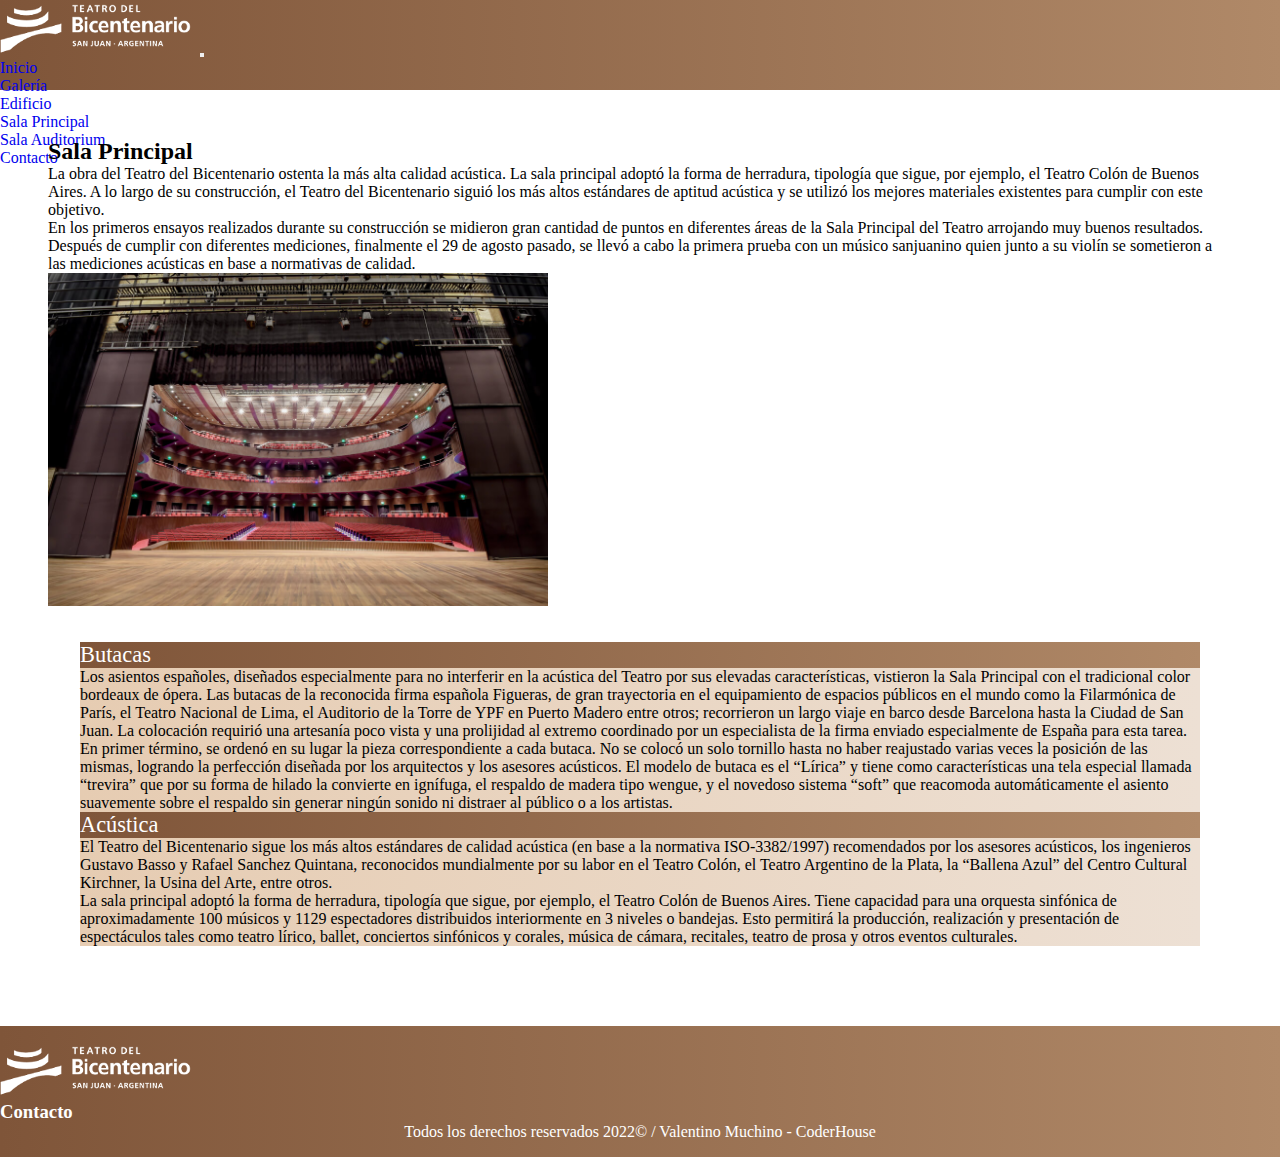
<file: pages/salaprincipal.html>
<!DOCTYPE html>
<html lang="es">
<head>
    <meta charset="UTF-8">
    <meta http-equiv="X-UA-Compatible" content="IE=edge">
    <meta name="viewport" content="width=device-width, initial-scale=1.0">
    <link rel="stylesheet" href="https://cdnjs.cloudflare.com/ajax/libs/animate.css/4.1.1/animate.min.css" />
    <link rel="stylesheet" href="https://cdnjs.cloudflare.com/ajax/libs/font-awesome/6.1.1/css/all.min.css" integrity="sha512-KfkfwYDsLkIlwQp6LFnl8zNdLGxu9YAA1QvwINks4PhcElQSvqcyVLLD9aMhXd13uQjoXtEKNosOWaZqXgel0g==" crossorigin="anonymous" referrerpolicy="no-referrer" />
    <link href="https://cdn.jsdelivr.net/npm/bootstrap@5.2.0/dist/css/bootstrap.min.css" rel="stylesheet" integrity="sha384-gH2yIJqKdNHPEq0n4Mqa/HGKIhSkIHeL5AyhkYV8i59U5AR6csBvApHHNl/vI1Bx" crossorigin="anonymous">
    <link rel="shortcut icon" href="../assets/img/nuevofavicon1.png">
    <link rel="stylesheet" href="../css/estilos.css">
    <title>Desafio Bootstrap</title>
</head>
<body>
    <header>
        <nav class="navbar navbar-expand-sm bg-dark navbar-dark">
            <div class="container-fluid">
              <a class="navbar-brand" href="#"><img src="../assets/img/logoteatroblanco.png" alt="Logo sitio" ></a>
              <button class="navbar-toggler" type="button" data-bs-toggle="collapse" data-bs-target="#collapsibleNavbar">
                <span class="navbar-toggler-icon"></span>
              </button>
              <div class="collapse navbar-collapse" id="collapsibleNavbar">
                <ul class="navbar-nav">
                  <li class="nav-item">
                    <a class="nav-link" href="../index.html">Inicio</a>
                  </li>
                  <li class="nav-item">
                    <a class="nav-link" href="galeria.html">Galería</a>
                  </li>
                  <li class="nav-item dropdown">
                    <a class="nav-link dropdown-toggle" href="#" role="button" data-bs-toggle="dropdown">Edificio</a>
                    <ul class="dropdown-menu">
                      <li><a class="dropdown-item active" href="#">Sala Principal</a></li>
                      <li><a class="dropdown-item" href="sala2.html">Sala Auditorium</a></li>
                    </ul>
                  </li>
                  <li class="nav-item">
                    <a class="nav-link" href="contacto.html">Contacto</a>
                  </li>
                </ul>
              </div>
            </div>
          </nav>
    </header>
    <main class="salaPrincipal bg-dark">
        <div class="row m-0 text-white">
            <div class="col-md-6 text-start">
                <h2>Sala Principal</h2>
                <p>La obra del Teatro del Bicentenario ostenta la más alta calidad acústica. La sala principal adoptó la forma de herradura, tipología que sigue, por ejemplo, el Teatro Colón de Buenos Aires. A lo largo de su construcción, el Teatro del Bicentenario siguió los más altos estándares de aptitud acústica y se utilizó los mejores materiales existentes para cumplir con este objetivo.</p>
                <p>En los primeros ensayos realizados durante su construcción se midieron gran cantidad de puntos en diferentes áreas de la Sala Principal del Teatro arrojando muy buenos resultados.</p>
                <p>Después de cumplir con diferentes mediciones, finalmente el 29 de agosto pasado, se llevó a cabo la primera prueba con un músico sanjuanino quien junto a su violín se sometieron a las mediciones acústicas en base a normativas de calidad.</p>
            </div>
            <div class="col-md-6">
                <img src="../assets/img/salaprincipal1.jpg" style="width:500px;" class="mx-auto d-block rounded" alt="Sala principal del teatro">
            </div>
        </div>
    
        <section class="acordion">
            <div id="accordion">

                <div class="card">
                <div class="acordionHeader card-header">
                    <a class="btn" data-bs-toggle="collapse" href="#collapseOne">
                    Butacas
                    </a>
                </div>
                <div id="collapseOne" class="collapse show" data-bs-parent="#accordion">
                    <div class="acordionBody card-body">
                        <p>Los asientos españoles, diseñados especialmente para no interferir en la acústica del Teatro por sus elevadas características, vistieron la Sala Principal con el tradicional color bordeaux de ópera. Las butacas de la reconocida firma española Figueras, de gran trayectoria en el equipamiento de espacios públicos en el mundo como la Filarmónica de París, el Teatro Nacional de Lima, el Auditorio de la Torre de YPF en Puerto Madero entre otros; recorrieron un largo viaje en barco desde Barcelona hasta la Ciudad de San Juan. La colocación requirió una artesanía poco vista y una prolijidad al extremo coordinado por un especialista de la firma enviado especialmente de España para esta tarea.</p>
                        <p>En primer término, se ordenó en su lugar la pieza correspondiente a cada butaca. No se colocó un solo tornillo hasta no haber reajustado varias veces la posición de las mismas, logrando la perfección diseñada por los arquitectos y los asesores acústicos. El modelo de butaca es el “Lírica” y tiene como características una tela especial llamada “trevira” que por su forma de hilado la convierte en ignífuga, el respaldo de madera tipo wengue, y el novedoso sistema “soft” que reacomoda automáticamente el asiento suavemente sobre el respaldo sin generar ningún sonido ni distraer al público o a los artistas.</p>
                    </div>
                </div>
                </div>
            
                <div class="card">
                <div class="acordionHeader card-header">
                    <a class="collapsed btn" data-bs-toggle="collapse" href="#collapseTwo">
                    Acústica
                    </a>
                </div>
                <div id="collapseTwo" class="collapse" data-bs-parent="#accordion">
                    <div class="acordionBody card-body">
                    <p>El Teatro del Bicentenario sigue los más altos estándares de calidad acústica (en base a la normativa ISO-3382/1997) recomendados por los asesores acústicos, los ingenieros Gustavo Basso y Rafael Sanchez Quintana, reconocidos mundialmente por su labor en el Teatro Colón, el Teatro Argentino de la Plata, la “Ballena Azul” del Centro Cultural Kirchner, la Usina del Arte, entre otros.</p>
                    <p>La sala principal adoptó la forma de herradura, tipología que sigue, por ejemplo, el Teatro Colón de Buenos Aires. Tiene capacidad para una orquesta sinfónica de aproximadamente 100 músicos y 1129 espectadores distribuidos interiormente en 3 niveles o bandejas. Esto permitirá la producción, realización y presentación de espectáculos tales como teatro lírico, ballet, conciertos sinfónicos y corales, música de cámara, recitales, teatro de prosa y otros eventos culturales.</p>
                    </div>
                </div>
                </div>
            </div>
        </section>
    </main>
    <footer class="container-fluid">
        <div class="row">
          <div class="col-md-4 text-center" class="footerLogo">
            <a href="../index.html"><img src="../assets/img/logoteatroblanco.png" alt="logo sitio" class="logoSitio"></a>
          </div>
          <div class="col-md-4 text-center" class="redesSociales">
            <h3><a href="https://es-la.facebook.com/" target="_blank"><i class="fa-brands fa-facebook-square"></i></a></h3>
            <h3><a href="https://www.instagram.com/" target="_blank"><i class="fa-brands fa-instagram"></i></a></h3>
          </div>
          <div class="col-md-4 text-center footerEnlaces">
            <h3><a href="contacto.html">Contacto</a></h3>
          </div>
        </div>
        <div class="row">
          <div class="copyright" class="col-md-12">
            <p>Todos los derechos reservados 2022© / Valentino Muchino - CoderHouse</p>
          </div>
        </div>
    </footer>
    

    <script src="https://cdn.jsdelivr.net/npm/@popperjs/core@2.11.5/dist/umd/popper.min.js" integrity="sha384-Xe+8cL9oJa6tN/veChSP7q+mnSPaj5Bcu9mPX5F5xIGE0DVittaqT5lorf0EI7Vk" crossorigin="anonymous"></script>
    <script src="https://cdn.jsdelivr.net/npm/bootstrap@5.2.0/dist/js/bootstrap.min.js" integrity="sha384-ODmDIVzN+pFdexxHEHFBQH3/9/vQ9uori45z4JjnFsRydbmQbmL5t1tQ0culUzyK" crossorigin="anonymous"></script>
</body>
</html>
</file>
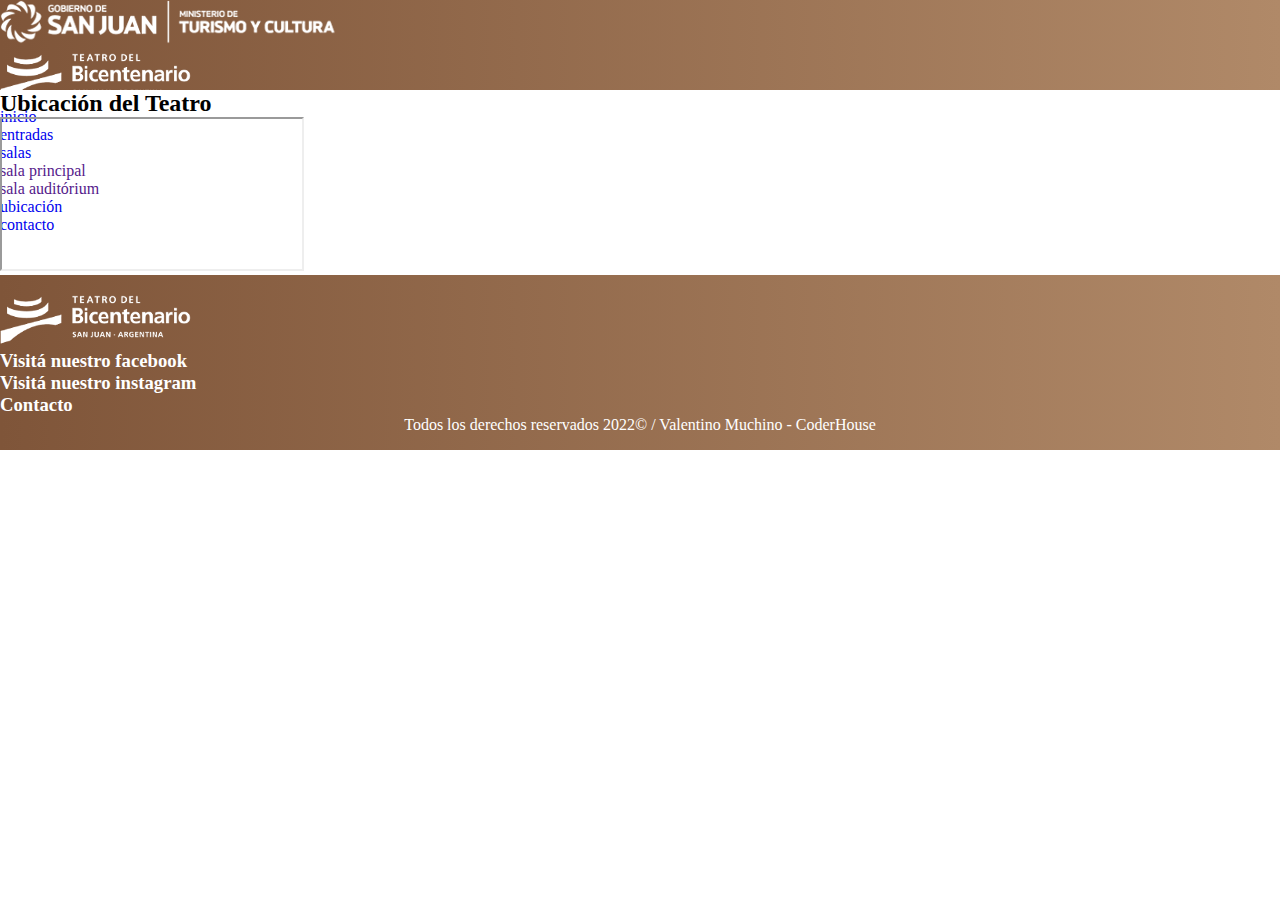
<file: pages/ubicacion.html>
<!DOCTYPE html>
<html lang="es">
<head>
    <meta charset="UTF-8">
    <meta http-equiv="X-UA-Compatible" content="IE=edge">
    <meta name="viewport" content="width=device-width, initial-scale=1.0">
    <link rel="shortcut icon" href="../assets/img/nuevofavicon1.png">
    <link rel="stylesheet" href="../css/estilos.css">
    <title>Teatro del Bicentenario - San Juan</title>
</head>
<body>
    <header>
        <nav>
            <div class="ministerio">
                <a href="https://turismo.sanjuan.gob.ar/" target="_blank"><img src="../assets/img/marcagobiernomintur.png" alt="logo ministerio de cultura" class="logoMinisterio"></a>
                </div>
            <div class="logo">
            <a href="../index.html"><img src="../assets/img/logoteatroblanco.png" alt="logo sitio" class="logoSitio"></a>
            </div>
            <div class="enlaces">
                <ul>
                    <li><a href="../index.html">inicio</a></li>
                    <li><a href="entradas.html">entradas</a></li>
                    <li><a href="salas.html">salas</a>
                        <ul>
                            <li><a href="">sala principal</a></li>
                            <li><a href="">sala auditórium</a></li>
                        </ul>
                    </li>
                    <li><a href="ubicacion.html">ubicación</a></li>
                    <li><a href="contacto.html">contacto</a></li>
                </ul>
            </div>
        </nav>
    </header>
    <main class="mainEntradas">
        <h2 class="boleterias">Ubicación del Teatro</h2>
        <section class="mapaUbicacion">
            <article class="mapaUbicacion">
                <iframe class="mapa" src="https://www.google.com/maps/embed?pb=!1m14!1m8!1m3!1d13601.634826398724!2d-68.5376059!3d-31.5403963!3m2!1i1024!2i768!4f13.1!3m3!1m2!1s0x0%3A0x9d48959e2aca1317!2sTeatro%20del%20Bicentenario!5e0!3m2!1ses-419!2sar!4v1656522760034!5m2!1ses-419!2sar" allowfullscreen="" loading="lazy" referrerpolicy="no-referrer-when-downgrade"></iframe>
            </article>
        </section>
    </main>
    <footer>
        <div class="footerLogo">
            <a href="../index.html"><img src="../assets/img/logoteatroblanco.png" alt="logo sitio" class="logoSitio"></a>
        </div>
        <div class="redesSociales">
            <h3><a href="https://es-la.facebook.com/" target="_blank">Visitá nuestro facebook</a></h3>
            <h3><a href="https://www.instagram.com/" target="_blank">Visitá nuestro instagram</a></h3>
        </div>
        <div class="footerEnlaces">
            <h3><a href="contacto.html">Contacto</a></h3> 
        </div>
        <div class="copyright">
            <p>Todos los derechos reservados 2022© / Valentino Muchino - CoderHouse</p>
        </div>
    </footer>
</body>
</html>
</file>
<file: css/estilos.css>
* {
    padding: 0;
    margin: 0;
    box-sizing: border-box;
    text-decoration: none;
    list-style-type: none;
}

nav {
    height: 90px;
    background-image: linear-gradient(to right, #7f5539, #b08968);
}

.imgCarrusel {
    width: 100%;
    height: 677px;
    object-fit: cover;
    object-position: top;
}

.carousel-caption {
    background-color: rgba(0, 0, 0, 0.6);
}

.visitaGuiada {
    border-top: 5px solid #ffcc00;
    border-bottom: 5px solid #ffcc00;
    background-image: url(../assets/img/fotoentrada.jpg);
    background-size: cover;
    background-position: center;
}

.mt-4 {
    margin-top: 0px !important;
    background-color: rgba(0, 0, 0, 0.7);
}


.novedades {
    background-image: linear-gradient(to left, #ede0d4, #e6ccb2);
}

.encabezadoNovedades {
    /* background-image: linear-gradient(to right, #7f5539, #b08968); */
    background-color: black;
    color: white;
    text-align: center;
}


footer {
    background-image: linear-gradient(to right, #7f5539, #b08968);
    padding-top: 1rem;
    padding-bottom: 1rem;
}


footer a {
    color: white;
    font-family: "NanumGothic-Regular";
    text-decoration: none;
}

footer a:hover {
    color: black;
}

footer i:hover {
    transition: 0.5s;
    font-size: 2.2rem;
}

.footerEnlaces a:hover {
    transition: 0.5s;
    font-size: 2rem;
}

footer p {
    margin: 0;
}

.copyright {
    color: white;
    text-align: center;
    animation-duration: 2s;
    animation-name: copyright;
    animation-iteration-count: infinite;
}

@keyframes copyright {
    0% {
        opacity: 0;
    }
    50% {
        opacity: 1;
    }
    100% {
        opacity: 0;
    }
}


/* CSS PÁGINA GALERÍA */

.galeriaDeFotos {
    grid-area: fotos;
    display: grid;
    grid-template-columns: repeat(4, 1fr);
    grid-template-rows: repeat(5, 1fr);
    grid-template-areas:
        "img1 img1 img1 img1"
        "img1 img1 img1 img1"
        "img3 img4 img4 img2"
        "img3 img5 img5 img6"
        "img3 img5 img5 img6";
    overflow: hidden;
    justify-content: center;
    align-content: center;
    padding: 1rem;
    grid-gap: 1rem;
    height: 900px;
}

.item1 {
    grid-area: img1;
    background-image: url(../assets/img/b1.jpeg);
    background-size: cover;
    background-position: center;
    border: 2px solid black;
    border-radius: 15px;
}

.item2 {
    grid-area: img2;
    background-image: url(../assets/img/b2.jpg);
    background-size: cover;
    background-position: center;
    border: 2px solid black;
    border-radius: 15px;
}

.item3 {
    grid-area: img3;
    background-image: url(../assets/img/b3.jpg);
    background-size: cover;
    background-position: center;
    border: 2px solid black;
    border-radius: 15px;
}

.item4 {
    grid-area: img4;
    background-image: url(../assets/img/b4.jpg);
    background-size: cover;
    background-position: center;
    border: 2px solid black;
    border-radius: 15px;
}

.item5 {
    grid-area: img5;
    background-image: url(../assets/img/b5.jpg);
    background-size: cover;
    background-position: center;
    border: 2px solid black;
    border-radius: 15px;
}

.item6 {
    grid-area: img6;
    background-image: url(../assets/img/b6.jpg);
    background-size: cover;
    background-position: center;
    border: 2px solid black;
    border-radius: 15px;
}

.page-link {
    background-color: black;
    color: white;
}

.page-item.disabled .page-link {
    background-color: grey;
    color: white;
}

.page-item.active .page-link {
    background-color: #b08968;
    color: white;
}

/* CSS PÁGINA SALA PRINCIPAL */

.salaPrincipal {
    padding: 3rem;
}

.acordion {
    padding: 2rem;
}

.acordionHeader {
    background-image: linear-gradient(to right, #7f5539, #b08968);
    color: white;
}

.acordionHeader a {
    color: white;
    font-size: 1.4rem;
}

.acordionBody {
    background-image: linear-gradient(to left, #ede0d4, #e6ccb2);
}

/* CSS PÁGINA SALA AUDITORIUM */
</file>
<file: css/edificio.css>
/* Reseteo */
* {
    margin: 0;
    padding: 0;
    box-sizing: border-box;
    text-decoration: none;
    list-style-type: none;
    scroll-behavior: smooth;
}

/* Indicar fuentes a elegir */
@font-face {
    font-family: "NanumGothic-Regular";
    src: url(../assets/fonts/NanumGothic-Regular.ttf);
}

@font-face {
    font-family: "Inter-Medium";
    src: url(../assets/fonts/Inter-Medium.ttf);
}

@font-face {
    font-family: "Inter-Bold";
    src: url(../assets/fonts/Inter-Bold.ttf);
}

/* Empieza */

#grilla {
    display: grid;
    grid-template-rows: 85px 440px 40px 1275px 250px;
    grid-template-columns: 100%;
    grid-template-areas:
    "header"
    "main"
    "encabezado"
    "fotos"
    "footer" ;
}

header {
    grid-area: header;
    background-color: #7f5539;
    padding: 0.8rem;
    border-bottom: 0.1rem solid white;
    position: relative;
}

nav {
    display: flex;
    flex-flow: row nowrap;
    align-content: center;
    justify-content: space-between;
}

div.logo {
    display: flex;
    align-self: center;
}

div.menu {
    color: white;
    font-size: 1.8rem;
    display: flex;
    align-self: center;
}

.enlaces {
    display: none;
}

.mainIndex {
    grid-area: main;
    background-image: url(../assets/img/3.jpg);
    background-attachment: fixed;
    background-position: center;
    background-repeat: no-repeat;
    background-size: cover;
    display: flex;
    flex-flow: row wrap;
}

.titulo1 {
    font-family: "Inter-Bold";
    color: white;
    font-size: 1.8rem;
    text-align: center;
    padding: 1rem;
}

.textoPrincipal {
    font-family: "NanumGothic-Regular";
    color: white;
    font-size: 1rem;
    text-align: right;
    padding: 1rem;
}

.textoDestacado {
    font-family: "NanumGothic-Regular";
    color: white;
    font-size: 1.1rem;
    text-align: center;
    font-weight: bolder;
    padding: 1rem;
}

.reservarVisita {
    display: flex;
    justify-content: center;
    align-items: center;
    margin: 0 4rem;
    border-radius: 7px;
    font-family: "Inter-Bold";
    background-color: white;
    color: black;
    font-size: 1.2rem;
}

.visitaGuiada {
    background-color: rgba(0, 0, 0, 0.6);
}

.titulo2 {
    grid-area: encabezado;
    font-family: "Inter-Bold";
    font-size: 1.3rem;
    text-align: center;
    background-color: #7f5539;
    color: white;
    border-bottom: 0.1rem solid white;
    border-top: 0.1rem solid white;
    padding: 0.2rem 0;
}

.galeriaDeFotos {
    grid-area: fotos;
    display: grid;
    grid-template-columns: 100%;
    grid-template-rows: repeat(8, 1fr);
    grid-template-areas:
    "img1""img1""img2""img3""img4""img4""img5""img6";
    overflow: hidden;
    background-color: #ede0d4;
    justify-content: center;
    align-content: center;
    padding: 1rem;
    grid-row-gap: 1rem;
}

.item1 {
    grid-area: img1;
    background-image: url(../assets/img/b1.jpeg);
    background-size: cover;
    background-position: center;
    border: 2px solid black;
    border-radius: 15px;
}

.item2 {
    grid-area: img2;
    background-image: url(../assets/img/b2.jpg);
    background-size: cover;
    background-position: center;
    border: 2px solid black;
    border-radius: 15px;
}

.item3 {
    grid-area: img3;
    background-image: url(../assets/img/b3.jpg);
    background-size: cover;
    background-position: center;
    border: 2px solid black;
    border-radius: 15px;
}

.item4 {
    grid-area: img4;
    background-image: url(../assets/img/b4.jpg);
    background-size: cover;
    background-position: center;
    border: 2px solid black;
    border-radius: 15px;
}

.item5 {
    grid-area: img5;
    background-image: url(../assets/img/b5.jpg);
    background-size: cover;
    background-position: center;
    border: 2px solid black;
    border-radius: 15px;
}

.item6 {
    grid-area: img6;
    background-image: url(../assets/img/b6.jpg);
    background-size: cover;
    background-position: center;
    border: 2px solid black;
    border-radius: 15px;
}

footer {
    grid-area: footer;
    background-color: #7f5539;
    border-top: 0.1rem solid white;
    padding: 0.5rem;
    display: flex;
    flex-flow: column wrap;
    justify-content: space-between;
    align-content: center;
}

.footerLogo {
    display: flex;
    justify-content: center;
    align-items: center;
}

.redesSociales {
    text-align: center;
    font-size: 1.5rem;
}

.footerEnlaces {
    text-align: center;
    display: flex;
    justify-content: center;
    align-items: center;
}

footer i {
    padding: 0.5rem;
}

footer a {
    color: white;
    font-family: "NanumGothic-Regular";
}

footer a:hover {
    color: black;
}
.copyright {
    color: white;
    font-family: "NanumGothic-Regular";
    text-align: center;
    display: flex;
}

@media screen and (min-width: 768px) {
    
    #grilla {
        display: grid;
        grid-template-areas:
        "header header"
        "main main"
        "encabezado encabezado"
        "fotos fotos"
        "footer footer";
        grid-template-columns: 1fr 1fr;
        grid-template-rows: 95px 550px 50px 1050px 250px;
    }
    
    header {
        padding: 1rem;
    }
    
    .mainIndex {
        justify-content: end;
    }
    
    .visitaGuiada {
        display: flex;
        flex-flow: column wrap;
        width: 70%;
        justify-content: center;
        align-items: center;
    }
    
    .enlaces {
        display: none;
    }

    .titulo1 {
        font-size: 2.3rem;
        padding: 0;
    }

    .textoPrincipal {
        font-size: 1.2rem;
        padding-left: 5rem;
    }

    .textoDestacado {
        font-size: 1.4rem;
    }

    .reservarVisita {
        font-size: 1.4rem;
        padding: 0.5rem;
    }

    .titulo2 {
        font-size: 1.7rem;
        display: flex;
        justify-content: center;
        align-items: center;
    }

    .galeriaDeFotos {
        grid-area: fotos;
        display: grid;
        grid-template-columns: 1fr 1fr;
        grid-template-rows: repeat(7, 1fr);
        grid-template-areas:
        "img1 img2"
        "img1 img2"
        "img1 img3"
        "img4 img4"
        "img4 img4"
        "img5 img6"
        "img5 img6";
        overflow: hidden;
        background-color: #ede0d4;
        justify-content: center;
        align-content: center;
        padding: 1rem;
        grid-gap: 1rem;
    }
    
    .noticiaVideo {
        display: grid;
        
    }

    .redesSociales {
        font-size: 2rem;
    }

    .footerEnlaces {
        font-size: 1.3rem;
    }

    @media screen and (min-width: 1024px) {
    
        #grilla {
            display: grid;
            grid-template-columns: 1fr 1fr 1fr;
            grid-template-rows: 110px 600px 50px 1400px 250px;
            grid-template-areas:
            "header header header"
            "main main main"
            "encabezado encabezado encabezado"
            "fotos fotos fotos"
            "footer footer footer";
        }
        
        header {
            padding: 1.5rem;
        }
    
        div.menu {
            display: none;
        }
        
        .enlaces {
            display: flex;
            align-self: center;
        }
    
        ul {
            font-size: 0;
        }
        
        ul li {
            display: inline-block;
            position: relative;
            font-family: "Inter-Bold";
            font-size: 1.7rem;
            text-transform: capitalize;
            padding-right: 1.2rem;
            padding-left: 1.2rem;
        }
        
        li a {
            color: #fff;
        }
        
        li a:hover {
            color: black;
        }
        
        ul li ul li a {
            color: black;
        }
        
        ul li ul li a:hover {
            color: white;
        }
        
        ul ul {
            position: relative;
            display: none;
        }
        
        ul ul li {
            display: block;
            width: 10rem;
            padding: 0.5rem;
            border: 0.1rem solid black;
            margin: 0;
            background-color: #e6ccb2;
        }
        
        
        ul li:hover ul {
            position: absolute;
            display: block;
            background-color: #ede0d4;
        }
        ul li ul li {
            font-family: "Inter-Medium";
            font-size: 1rem;
            text-transform: capitalize;
        }
    
        .titulo1 {
            font-size: 3rem;
            padding: 1rem;
        }
    
        .visitaGuiada {
            width: 70%;
        }
        
        .textoPrincipal {
            font-size: 1.6rem;
        }
    
        .textoDestacado {
            font-size: 1.8rem;
        }
    
        .reservarVisita {
            font-size: 1.5rem;
        }
    
        .titulo2 {
            font-size: 2rem;
        }
    
        footer {
            display: grid;
            grid-template-columns: 1fr 1fr 1fr;
            grid-template-rows: 1fr 1fr 1fr;
            grid-template-areas:
            "logo redes enlaces"
            "logo redes enlaces"
            "copyright copyright copyright";
        }
    
        .footerLogo {
            grid-area: logo;
            justify-self: center;
            align-self: center;
        }
    
        .redesSociales {
            grid-area: redes;
            justify-self: center;
            align-self: center;
        }
    
        .footerEnlaces {
            grid-area: enlaces;
            justify-self: center;
            align-self: center;
        }
    
        .copyright {
            grid-area: copyright;
            justify-self: center;
            align-self: center;
        }
    }
</file>
<file: css/galeria.css>
/* Reseteo */
* {
    margin: 0;
    padding: 0;
    box-sizing: border-box;
    text-decoration: none;
    list-style-type: none;
    scroll-behavior: smooth;
}

/* Indicar fuentes a elegir */
@font-face {
    font-family: "NanumGothic-Regular";
    src: url(../assets/fonts/NanumGothic-Regular.ttf);
}

@font-face {
    font-family: "Inter-Medium";
    src: url(../assets/fonts/Inter-Medium.ttf);
}

@font-face {
    font-family: "Inter-Bold";
    src: url(../assets/fonts/Inter-Bold.ttf);
}

/* Empieza */

#grilla {
    display: grid;
    grid-template-rows: 85px 440px 40px 1275px 250px;
    grid-template-columns: 100%;
    grid-template-areas:
    "header"
    "main"
    "encabezado"
    "fotos"
    "footer" ;
}

header {
    grid-area: header;
    background-color: #7f5539;
    padding: 0.8rem;
    border-bottom: 0.1rem solid white;
    position: relative;
}

nav {
    display: flex;
    flex-flow: row nowrap;
    align-content: center;
    justify-content: space-between;
}

div.logo {
    display: flex;
    align-self: center;
}

div.menu {
    color: white;
    font-size: 1.8rem;
    display: flex;
    align-self: center;
}

.enlaces {
    display: none;
}

.mainIndex {
    grid-area: main;
    background-image: url(../assets/img/2.jpg);
    background-attachment: fixed;
    background-position: center;
    background-repeat: no-repeat;
    background-size: cover;
    display: flex;
    flex-flow: row wrap;
}

.titulo1 {
    font-family: "Inter-Bold";
    color: white;
    font-size: 1.8rem;
    text-align: center;
    padding: 1rem;
}

.textoPrincipal {
    font-family: "NanumGothic-Regular";
    color: white;
    font-size: 1rem;
    text-align: right;
    padding: 1rem;
}

.textoDestacado {
    font-family: "NanumGothic-Regular";
    color: white;
    font-size: 1.1rem;
    text-align: center;
    font-weight: bolder;
    padding: 1rem;
}

.reservarVisita {
    display: flex;
    justify-content: center;
    align-items: center;
    margin: 0 4rem;
    border-radius: 7px;
    font-family: "Inter-Bold";
    background-color: white;
    color: black;
    font-size: 1.2rem;
}

.visitaGuiada {
    background-color: rgba(0, 0, 0, 0.6);
}

.titulo2 {
    grid-area: encabezado;
    font-family: "Inter-Bold";
    font-size: 1.3rem;
    text-align: center;
    background-color: #7f5539;
    color: white;
    border-bottom: 0.1rem solid white;
    border-top: 0.1rem solid white;
    padding: 0.2rem 0;
}

.galeriaDeFotos {
    grid-area: fotos;
    display: grid;
    grid-template-columns: 100%;
    grid-template-rows: repeat(8, 1fr);
    grid-template-areas:
    "img1""img1""img2""img3""img4""img4""img5""img6";
    overflow: hidden;
    background-color: #ede0d4;
    justify-content: center;
    align-content: center;
    padding: 1rem;
    grid-row-gap: 1rem;
}

.item1 {
    grid-area: img1;
    background-image: url(../assets/img/a1.jpg);
    background-size: cover;
    background-position: center;
    border: 2px solid black;
    border-radius: 15px;
}

.item2 {
    grid-area: img2;
    background-image: url(../assets/img/a2.jpg);
    background-size: cover;
    background-position: center;
    border: 2px solid black;
    border-radius: 15px;
}

.item3 {
    grid-area: img3;
    background-image: url(../assets/img/a3.jpg);
    background-size: cover;
    background-position: center;
    border: 2px solid black;
    border-radius: 15px;
}

.item4 {
    grid-area: img4;
    background-image: url(../assets/img/a5.jpg);
    background-size: cover;
    background-position: center;
    border: 2px solid black;
    border-radius: 15px;
}

.item5 {
    grid-area: img5;
    background-image: url(../assets/img/a4.jpg);
    background-size: cover;
    background-position: center;
    border: 2px solid black;
    border-radius: 15px;
}

.item6 {
    grid-area: img6;
    background-image: url(../assets/img/a6.jpg);
    background-size: cover;
    background-position: center;
    border: 2px solid black;
    border-radius: 15px;
}

footer {
    grid-area: footer;
    background-color: #7f5539;
    border-top: 0.1rem solid white;
    padding: 0.5rem;
    display: flex;
    flex-flow: column wrap;
    justify-content: space-between;
    align-content: center;
}

.footerLogo {
    display: flex;
    justify-content: center;
    align-items: center;
}

.redesSociales {
    text-align: center;
    font-size: 1.5rem;
}

.footerEnlaces {
    text-align: center;
    display: flex;
    justify-content: center;
    align-items: center;
}

footer i {
    padding: 0.5rem;
}

footer a {
    color: white;
    font-family: "NanumGothic-Regular";
}

footer a:hover {
    color: black;
}
.copyright {
    color: white;
    font-family: "NanumGothic-Regular";
    text-align: center;
    display: flex;
}

@media screen and (min-width: 768px) {
    
    #grilla {
        display: grid;
        grid-template-areas:
        "header header"
        "main main"
        "encabezado encabezado"
        "fotos fotos"
        "footer footer";
        grid-template-columns: 1fr 1fr;
        grid-template-rows: 95px 550px 50px 1050px 250px;
    }
    
    header {
        padding: 1rem;
    }
    
    .mainIndex {
        justify-content: end;
    }
    
    .visitaGuiada {
        display: flex;
        flex-flow: column wrap;
        width: 70%;
        justify-content: center;
        align-items: center;
    }
    
    .enlaces {
        display: none;
    }

    .titulo1 {
        font-size: 2.3rem;
        padding: 0;
    }

    .textoPrincipal {
        font-size: 1.2rem;
        padding-left: 5rem;
    }

    .textoDestacado {
        font-size: 1.4rem;
    }

    .reservarVisita {
        font-size: 1.4rem;
        padding: 0.5rem;
    }

    .titulo2 {
        font-size: 1.7rem;
        display: flex;
        justify-content: center;
        align-items: center;
    }

    .galeriaDeFotos {
        grid-area: fotos;
        display: grid;
        grid-template-columns: 1fr 1fr;
        grid-template-rows: repeat(7, 1fr);
        grid-template-areas:
        "img1 img2"
        "img1 img2"
        "img1 img3"
        "img4 img4"
        "img4 img4"
        "img5 img6"
        "img5 img6";
        overflow: hidden;
        background-color: #ede0d4;
        justify-content: center;
        align-content: center;
        padding: 1rem;
        grid-gap: 1rem;
    }
    
    .noticiaVideo {
        display: grid;
        
    }

    .redesSociales {
        font-size: 2rem;
    }

    .footerEnlaces {
        font-size: 1.3rem;
    }

    @media screen and (min-width: 1024px) {
    
        #grilla {
            display: grid;
            grid-template-columns: 1fr 1fr 1fr;
            grid-template-rows: 110px 600px 50px 1400px 250px;
            grid-template-areas:
            "header header header"
            "main main main"
            "encabezado encabezado encabezado"
            "fotos fotos fotos"
            "footer footer footer";
        }
        
        header {
            padding: 1.5rem;
        }
    
        div.menu {
            display: none;
        }
        
        .enlaces {
            display: flex;
            align-self: center;
        }
    
        ul {
            font-size: 0;
        }
        
        ul li {
            display: inline-block;
            position: relative;
            font-family: "Inter-Bold";
            font-size: 1.7rem;
            text-transform: capitalize;
            padding-right: 1.2rem;
            padding-left: 1.2rem;
        }
        
        li a {
            color: #fff;
        }
        
        li a:hover {
            color: black;
        }
        
        ul li ul li a {
            color: black;
        }
        
        ul li ul li a:hover {
            color: white;
        }
        
        ul ul {
            position: relative;
            display: none;
        }
        
        ul ul li {
            display: block;
            width: 10rem;
            padding: 0.5rem;
            border: 0.1rem solid black;
            margin: 0;
            background-color: #e6ccb2;
        }
        
        
        ul li:hover ul {
            position: absolute;
            display: block;
            background-color: #ede0d4;
        }
        ul li ul li {
            font-family: "Inter-Medium";
            font-size: 1rem;
            text-transform: capitalize;
        }
    
        .titulo1 {
            font-size: 3rem;
            padding: 1rem;
        }
    
        .visitaGuiada {
            width: 70%;
        }
        
        .textoPrincipal {
            font-size: 1.6rem;
        }
    
        .textoDestacado {
            font-size: 1.8rem;
        }
    
        .reservarVisita {
            font-size: 1.5rem;
        }
    
        .titulo2 {
            font-size: 2rem;
        }
    
        footer {
            display: grid;
            grid-template-columns: 1fr 1fr 1fr;
            grid-template-rows: 1fr 1fr 1fr;
            grid-template-areas:
            "logo redes enlaces"
            "logo redes enlaces"
            "copyright copyright copyright";
        }
    
        .footerLogo {
            grid-area: logo;
            justify-self: center;
            align-self: center;
        }
    
        .redesSociales {
            grid-area: redes;
            justify-self: center;
            align-self: center;
        }
    
        .footerEnlaces {
            grid-area: enlaces;
            justify-self: center;
            align-self: center;
        }
    
        .copyright {
            grid-area: copyright;
            justify-self: center;
            align-self: center;
        }
    }
</file>
